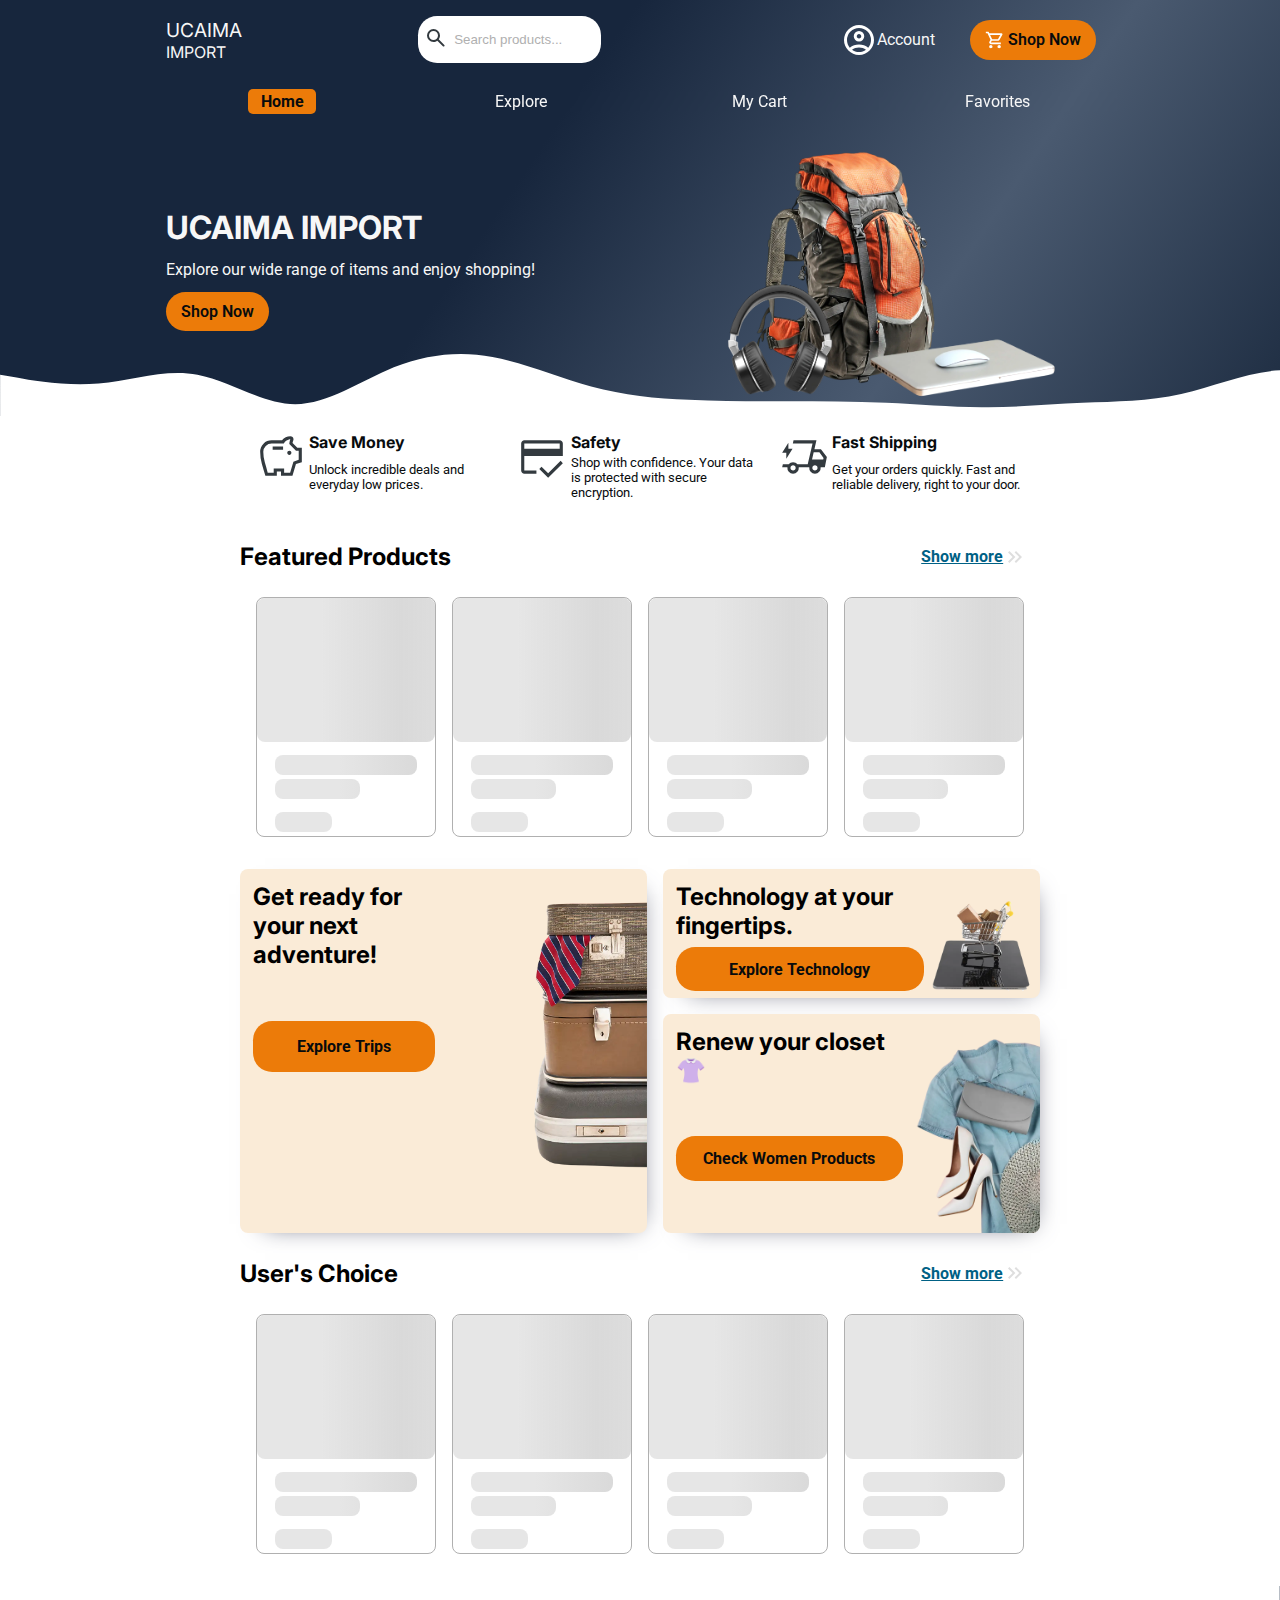
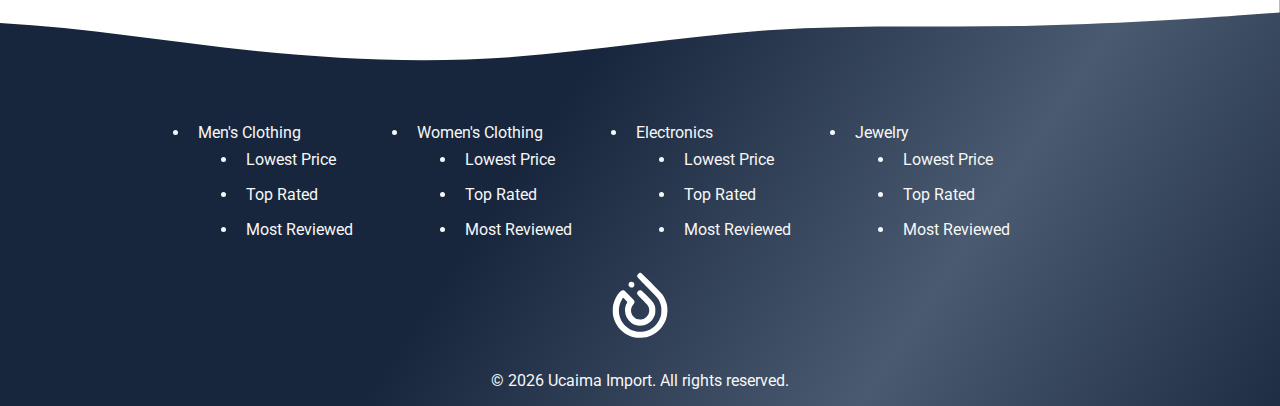
<file: project/index.html>
<!DOCTYPE html>
<html lang="en-US">

<head>
    <meta charset="UTF-8">
    <meta name="viewport" content="width=device-width, initial-scale=1.0">
    <title>Home Page | Ucaima Import</title>
    <meta name="description"
        content="Welcome to Ucaima Import, your go-to online store for the most popular product's Ecuador. Explore our wide range of items and enjoy shopping.">
    <meta name="author" content="Jose D. Colmenarez Gil">
    <!-- social media meta -->
    <meta property="og:title" content="Home Page | Ucaima Import">
    <meta property="og:description"
        content="Welcome to Ucaima Import, your go-to online store for the most popular product's Ecuador. Explore our wide range of items and enjoy shopping.">
    <meta property="og:image" content="https://jcolmenarezgil.github.io/wdd231/project/images/og-home.png">
    <meta property="og:url" content="https://jcolmenarezgil.github.io/wdd231/project/index.html">
    <meta property="og:type" content="website">
    <!-- favicon -->
    <link rel="icon" href="images/favicon.ico" type="image/x-icon">
    <!-- styles -->
    <link rel="stylesheet" href="styles/small.css">
    <link rel="stylesheet" href="styles/large.css">
    <!-- fonts -->
    <link rel="preconnect" href="https://fonts.googleapis.com">
    <link rel="preconnect" href="https://fonts.gstatic.com" crossorigin>
    <link
        href="https://fonts.googleapis.com/css2?family=Inter:opsz@14..32&family=Roboto:ital,wght@0,100..900;1,100..900&display=swap"
        rel="stylesheet">
</head>

<body>
    <header>
        <div class="header-container">
            <a class="logo" href="index.html">UCAIMA <span>IMPORT</span></a>
            <div class="header-options">
                <form class="home-search" action="catalog.html" method="get" role="search">
                    <input type="search" name="search" id="search" placeholder="Search products...">
                    <button type="submit" aria-label="Search"><img src="images/search.svg" alt="search button"></button>
                </form>
                <div class="header-buttons">
                    <a class="second-option" href="dashboard.html"><img class="white" src="images/account.svg"
                            alt="account"> Account</a>
                    <a class="call-to-action" href="cart.html"><img src="images/cart-white.svg" alt="cart-white">Shop
                        Now</a>
                </div>
            </div>
        </div>
        <nav>
            <ul>
                <li><a href="index.html">Home</a></li>
                <li><a href="catalog.html">Explore</a></li>
                <li><a href="cart.html">My Cart</a></li>
                <li><a href="dashboard.html">Favorites</a></li>
            </ul>
        </nav>
        <div class="header-banner">
            <div class="header-banner-text">
                <h1>UCAIMA IMPORT</h1>
                <p>Explore our wide range of items and enjoy shopping!</p>
                <a class="call-to-action" href="cart.html">Shop Now</a>
            </div>

            <img src="images/header-barner.webp" alt="header-banner">

        </div>
        <div class="wave-container">
            <svg id="wave" style="transform:rotate(0deg); transition: 0.3s" viewBox="0 0 1440 100" version="1.1"
                xmlns="http://www.w3.org/2000/svg">
                <defs>
                    <linearGradient id="sw-gradient-0" x1="0" x2="0" y1="1" y2="0">
                        <stop stop-color="rgba(255, 255, 255, 1)" offset="0%"></stop>
                        <stop stop-color="rgba(255, 255, 255, 1)" offset="100%"></stop>
                    </linearGradient>
                </defs>
                <path style="transform:translate(0, 0px); opacity:1" fill="url(#sw-gradient-0)"
                    d="M0,30L18.5,33.3C36.9,37,74,43,111,40C147.7,37,185,23,222,30C258.5,37,295,63,332,63.3C369.2,63,406,37,443,21.7C480,7,517,3,554,10C590.8,17,628,33,665,43.3C701.5,53,738,57,775,58.3C812.3,60,849,60,886,60C923.1,60,960,60,997,61.7C1033.8,63,1071,67,1108,66.7C1144.6,67,1182,63,1218,61.7C1255.4,60,1292,60,1329,51.7C1366.2,43,1403,27,1440,25C1476.9,23,1514,37,1551,35C1587.7,33,1625,17,1662,11.7C1698.5,7,1735,13,1772,16.7C1809.2,20,1846,20,1883,16.7C1920,13,1957,7,1994,5C2030.8,3,2068,7,2105,10C2141.5,13,2178,17,2215,21.7C2252.3,27,2289,33,2326,30C2363.1,27,2400,13,2437,16.7C2473.8,20,2511,40,2548,53.3C2584.6,67,2622,73,2640,76.7L2658.5,80L2658.5,100L2640,100C2621.5,100,2585,100,2548,100C2510.8,100,2474,100,2437,100C2400,100,2363,100,2326,100C2289.2,100,2252,100,2215,100C2178.5,100,2142,100,2105,100C2067.7,100,2031,100,1994,100C1956.9,100,1920,100,1883,100C1846.2,100,1809,100,1772,100C1735.4,100,1698,100,1662,100C1624.6,100,1588,100,1551,100C1513.8,100,1477,100,1440,100C1403.1,100,1366,100,1329,100C1292.3,100,1255,100,1218,100C1181.5,100,1145,100,1108,100C1070.8,100,1034,100,997,100C960,100,923,100,886,100C849.2,100,812,100,775,100C738.5,100,702,100,665,100C627.7,100,591,100,554,100C516.9,100,480,100,443,100C406.2,100,369,100,332,100C295.4,100,258,100,222,100C184.6,100,148,100,111,100C73.8,100,37,100,18,100L0,100Z">
                </path>
            </svg>
        </div>
    </header>
    <main>
        <article>
            <div class="advantages">
                <div class="ticket">
                    <img src="images/saving.svg" alt="saving">
                    <h3>Save Money</h3>
                    <p>Unlock incredible deals and everyday low prices.</p>
                </div>

                <div class="ticket">
                    <img src="images/safety.svg" alt="saving">
                    <h3>Safety</h3>
                    <p>Shop with confidence. Your data is protected with secure encryption.</p>
                </div>

                <div class="ticket">
                    <img src="images/delivery.svg" alt="saving">
                    <h3>Fast Shipping</h3>
                    <p>Get your orders quickly. Fast and reliable delivery, right to your door.</p>
                </div>
            </div>
        </article>
        <section class="products">
            <div class="flex flex-row justify-between align-center">
                <h2>Featured Products</h2>
                <a href="catalog.html" class="highlighted flex flex-row align-center">Show more <img class="chevron"
                        src="images/chevron-right.svg" alt="chevron-right"></a>
            </div>
            <div id="cards" class="cards-container">
                <div class="skeleton">
                    <div class="skeleton-image sq-loader"></div>
                    <div class="skeleton-text ln-loader">
                        <div class="skeleton-title ln-loader"></div>
                        <div class="skeleton-price ln-loader"></div>
                    </div>
                </div>
                <div class="skeleton">
                    <div class="skeleton-image sq-loader"></div>
                    <div class="skeleton-text ln-loader">
                        <div class="skeleton-title ln-loader"></div>
                        <div class="skeleton-price ln-loader"></div>
                    </div>
                </div>
                <div class="skeleton">
                    <div class="skeleton-image sq-loader"></div>
                    <div class="skeleton-text ln-loader">
                        <div class="skeleton-title ln-loader"></div>
                        <div class="skeleton-price ln-loader"></div>
                    </div>
                </div>
                <div class="skeleton">
                    <div class="skeleton-image sq-loader"></div>
                    <div class="skeleton-text ln-loader">
                        <div class="skeleton-title ln-loader"></div>
                        <div class="skeleton-price ln-loader"></div>
                    </div>
                </div>
            </div>
        </section>

        <section class="ads-container">
            <div class="ads-complete">
                <h2>Get ready for your next adventure!</h2>
                <a href="catalog.html?category=trips">Explore Trips</a>
                <img src="images/trips-items.webp" alt="trips-items">
            </div>

            <div class="ads-mid-technology">
                <h2>Technology at your fingertips.</h2>
                <a href="catalog.html?category=technology">Explore Technology</a>
                <img src="images/shop-cart-online.webp" alt="shop-cart-online">
            </div>

            <div class="ads-mid-women">
                <h2>Renew your closet 👚</h2>
                <a href="catalog.html?category=women">Check Women Products</a>
                <img src="images/renew-your-closet.webp" alt="renew-your-closet">
            </div>
        </section>

        <section class="products">
            <div class="flex flex-row justify-between align-center">
                <h2>User's Choice</h2>
                <a href="catalog.html" class="highlighted flex flex-row align-center">Show more <img class="chevron"
                        src="images/chevron-right.svg" alt="chevron-right"></a>
            </div>
            <div id="cards" class="cards-container">
                <div class="skeleton">
                    <div class="skeleton-image sq-loader"></div>
                    <div class="skeleton-text ln-loader">
                        <div class="skeleton-title ln-loader"></div>
                        <div class="skeleton-price ln-loader"></div>
                    </div>
                </div>
                <div class="skeleton">
                    <div class="skeleton-image sq-loader"></div>
                    <div class="skeleton-text ln-loader">
                        <div class="skeleton-title ln-loader"></div>
                        <div class="skeleton-price ln-loader"></div>
                    </div>
                </div>
                <div class="skeleton">
                    <div class="skeleton-image sq-loader"></div>
                    <div class="skeleton-text ln-loader">
                        <div class="skeleton-title ln-loader"></div>
                        <div class="skeleton-price ln-loader"></div>
                    </div>
                </div>
                <div class="skeleton">
                    <div class="skeleton-image sq-loader"></div>
                    <div class="skeleton-text ln-loader">
                        <div class="skeleton-title ln-loader"></div>
                        <div class="skeleton-price ln-loader"></div>
                    </div>
                </div>
            </div>
        </section>

    </main>
    <footer>
        <div class="wave-container-bottom">
            <svg id="wave" style="transform:rotate(180deg); transition: 0.3s" viewBox="0 0 1440 100" version="1.1" xmlns="http://www.w3.org/2000/svg"><defs><linearGradient id="sw-gradient-0" x1="0" x2="0" y1="1" y2="0"><stop stop-color="rgba(255, 255, 255, 1)" offset="0%"></stop><stop stop-color="rgba(255, 255, 255, 1)" offset="100%"></stop></linearGradient></defs><path style="transform:translate(0, 0px); opacity:1" fill="url(#sw-gradient-0)" d="M0,60L48,56.7C96,53,192,47,288,45C384,43,480,47,576,40C672,33,768,17,864,10C960,3,1056,7,1152,16.7C1248,27,1344,43,1440,48.3C1536,53,1632,47,1728,36.7C1824,27,1920,13,2016,6.7C2112,0,2208,0,2304,13.3C2400,27,2496,53,2592,55C2688,57,2784,33,2880,26.7C2976,20,3072,30,3168,43.3C3264,57,3360,73,3456,71.7C3552,70,3648,50,3744,35C3840,20,3936,10,4032,16.7C4128,23,4224,47,4320,61.7C4416,77,4512,83,4608,73.3C4704,63,4800,37,4896,23.3C4992,10,5088,10,5184,21.7C5280,33,5376,57,5472,58.3C5568,60,5664,40,5760,28.3C5856,17,5952,13,6048,18.3C6144,23,6240,37,6336,48.3C6432,60,6528,70,6624,61.7C6720,53,6816,27,6864,13.3L6912,0L6912,100L6864,100C6816,100,6720,100,6624,100C6528,100,6432,100,6336,100C6240,100,6144,100,6048,100C5952,100,5856,100,5760,100C5664,100,5568,100,5472,100C5376,100,5280,100,5184,100C5088,100,4992,100,4896,100C4800,100,4704,100,4608,100C4512,100,4416,100,4320,100C4224,100,4128,100,4032,100C3936,100,3840,100,3744,100C3648,100,3552,100,3456,100C3360,100,3264,100,3168,100C3072,100,2976,100,2880,100C2784,100,2688,100,2592,100C2496,100,2400,100,2304,100C2208,100,2112,100,2016,100C1920,100,1824,100,1728,100C1632,100,1536,100,1440,100C1344,100,1248,100,1152,100C1056,100,960,100,864,100C768,100,672,100,576,100C480,100,384,100,288,100C192,100,96,100,48,100L0,100Z"></path></svg>
        </div>
        <div class="footer-container">
            <ul>
                <li>
                    <a href="catalog.html?category=men's%20clothing">Men's Clothing</a>
                    <ul>
                        <li><a href="catalog.html?category=men's%20clothing&sort=price_asc">Lowest Price</a></li>
                        <li><a href="catalog.html?category=men's%20clothing&sort=rating_desc">Top Rated</a></li>
                        <li><a href="catalog.html?category=men's%20clothing&sort=popular_desc">Most Reviewed</a></li>
                    </ul>
                </li>
            </ul>
            <ul>
                <li>
                    <a href="catalog.html?category=women's%20clothing">Women's Clothing</a>
                    <ul>
                        <li><a href="catalog.html?category=women's%20clothing&sort=price_asc">Lowest Price</a></li>
                        <li><a href="catalog.html?category=women's%20clothing&sort=rating_desc">Top Rated</a></li>
                        <li><a href="catalog.html?category=women's%20clothing&sort=popular_desc">Most Reviewed</a></li>
                    </ul>
                </li>
            </ul>

            <ul>
                <li>
                    <a href="catalog.html?category=electronics">Electronics</a>
                    <ul>
                        <li><a href="catalog.html?category=electronics&sort=price_asc">Lowest Price</a></li>
                        <li><a href="catalog.html?category=electronics&sort=rating_desc">Top Rated</a></li>
                        <li><a href="catalog.html?category=electronics&sort=popular_desc">Most Reviewed</a></li>
                    </ul>
                </li>
            </ul>

            <ul>
                <li>
                    <a href="catalog.html?category=jewelery">Jewelry</a>
                    <ul>
                        <li><a href="catalog.html?category=jewelery&sort=price_asc">Lowest Price</a></li>
                        <li><a href="catalog.html?category=jewelery&sort=rating_desc">Top Rated</a></li>
                        <li><a href="catalog.html?category=jewelery&sort=popular_desc">Most Reviewed</a></li>
                    </ul>
                </li>
            </ul>

        </div>
        <div class="footer-bottom">
            <img class="footer-logo brightness" src="images/ucaima-isotipo.svg" alt="">
            <p>&copy; <span id="current-year"></span> Ucaima Import. All rights reserved.</p>
        </div>
    </footer>

    <script src="scripts/main.mjs" type="module"></script>
</body>

</html>
</file>
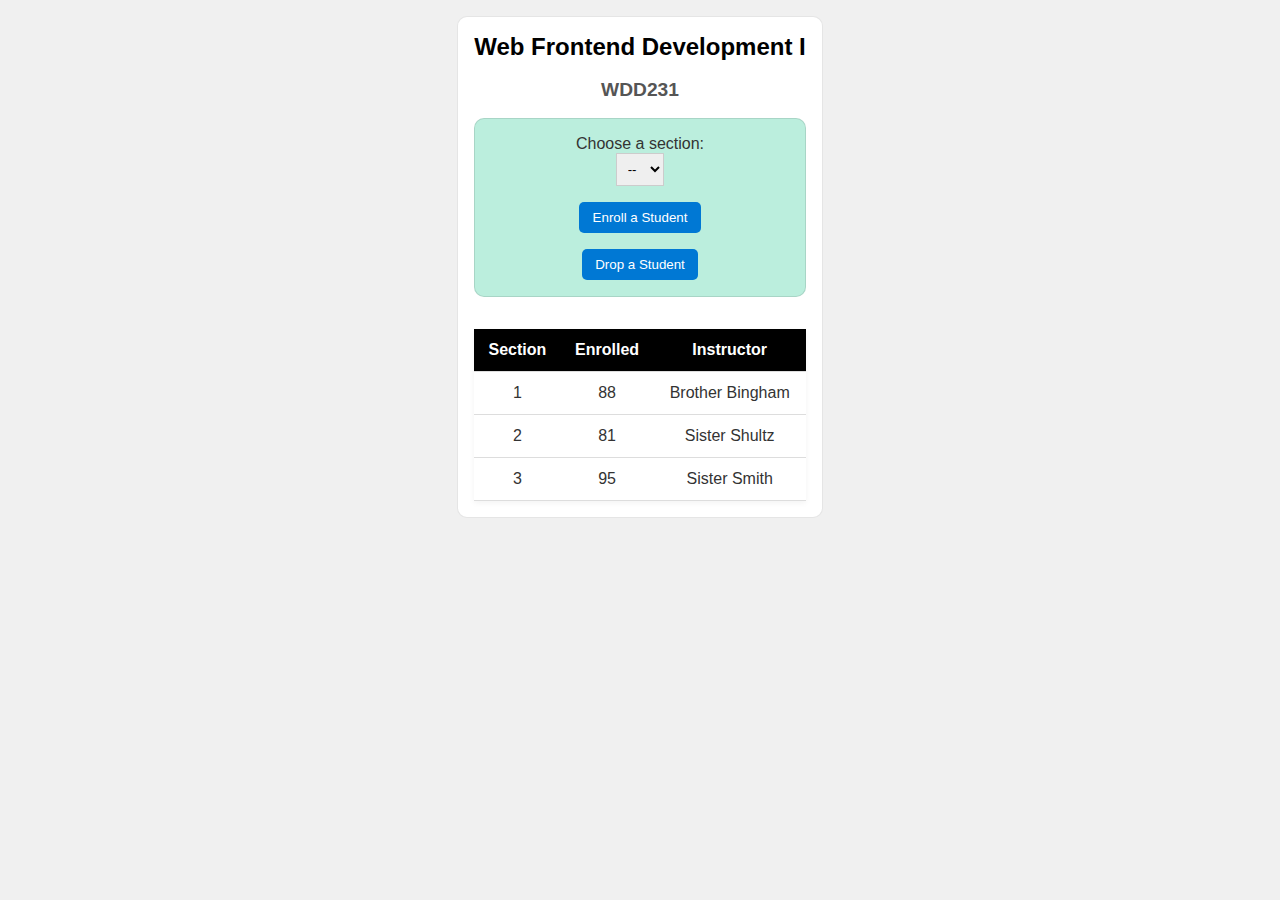
<file: modules.html>
<!DOCTYPE html>
<html lang="en-US">

<head>
    <meta charset="UTF-8">
    <meta name="viewport" content="width=device-width, initial-scale=1.0">
    <title>Modules Example: Course and Sections</title>
    <link rel="stylesheet" href="styles/modules.css">
    <script type="module" src="scripts/modules.js"></script>
</head>

<body>
    <main>
        <h1 id="courseName"></h1>
        <h2 id="courseCode"></h2>

        <div id="enrollment">
            <p>Choose a section:</p>
            <select id="sectionNumber">
                <option value="0" disabled selected>--</option>
            </select>
            <button id="enrollStudent">Enroll a Student</button>
            <button id="dropStudent">Drop a Student</button>
        </div>

        <table>
            <thead>
                <tr>
                    <th>Section</th>
                    <th>Enrolled</th>
                    <th>Instructor</th>
                </tr>
            </thead>
            <tbody id="sections"></tbody>
        </table>
    </main>
</body>

</html>
</file>
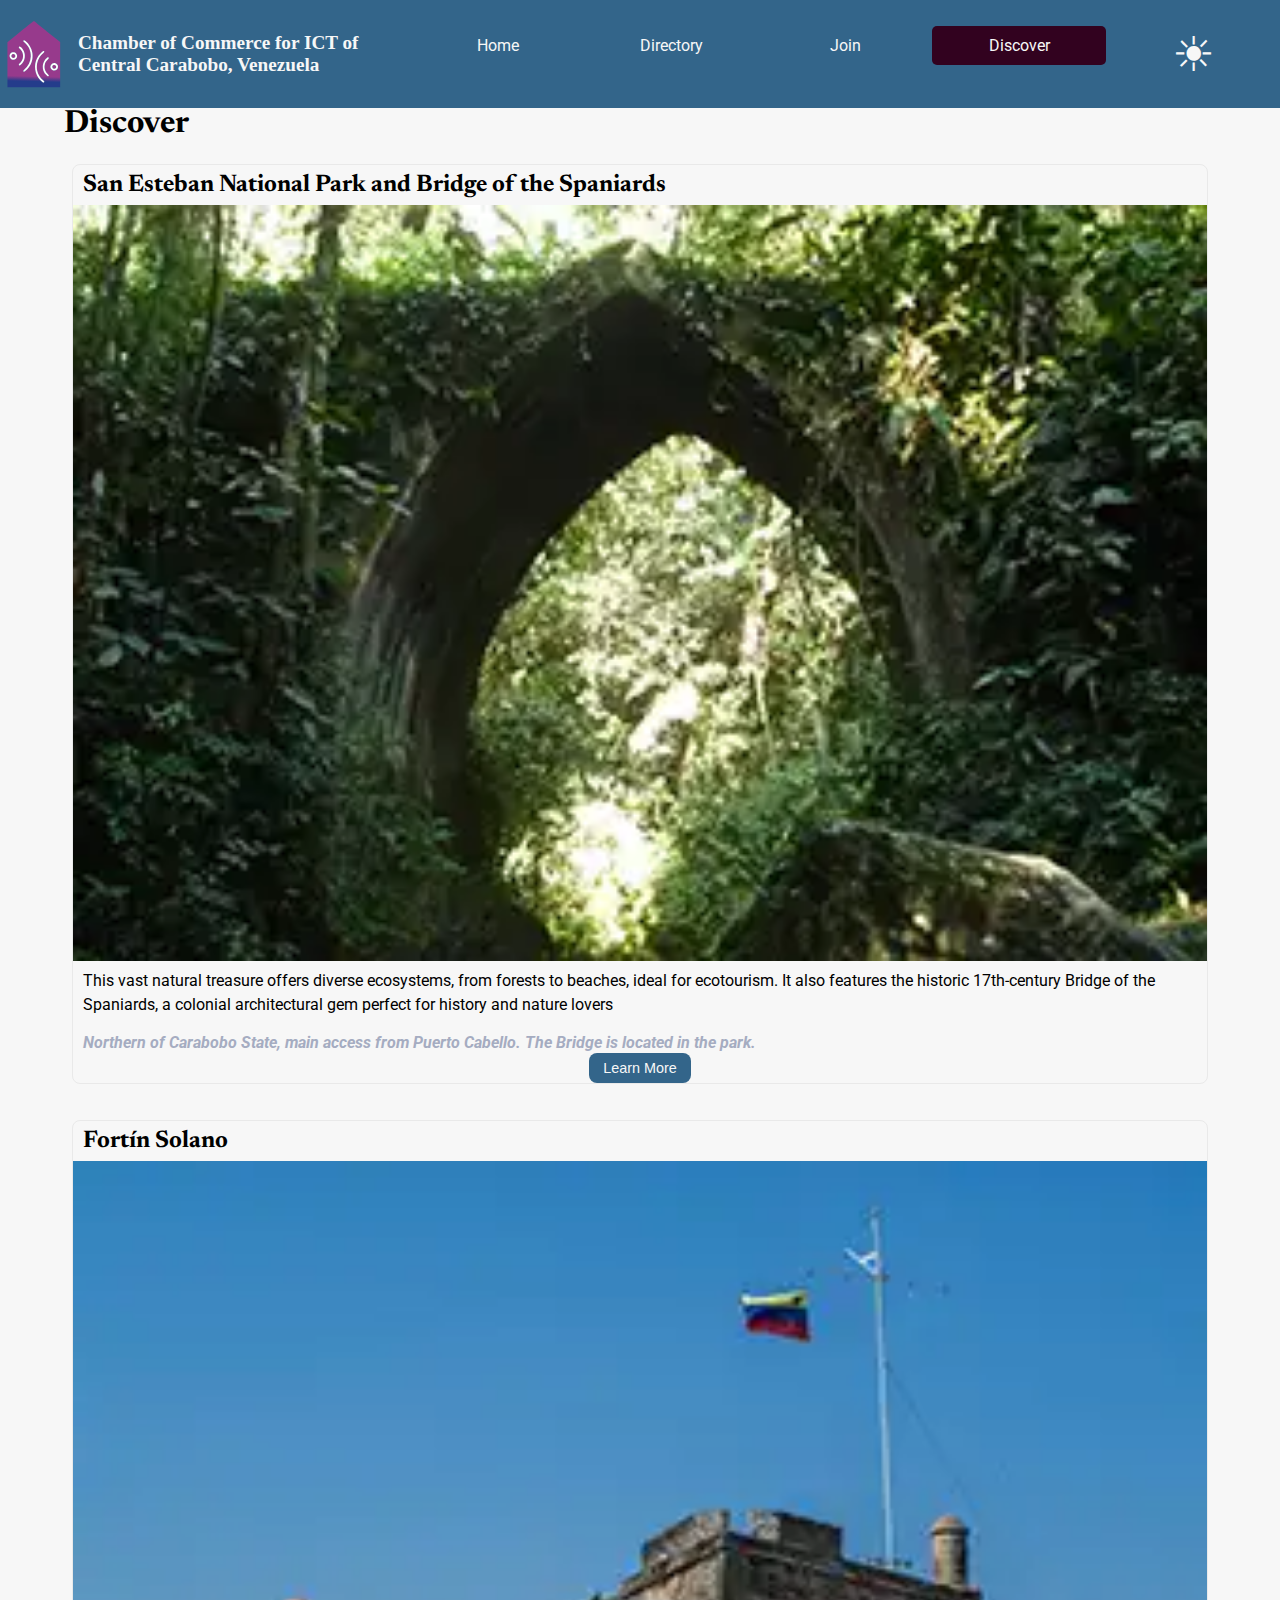
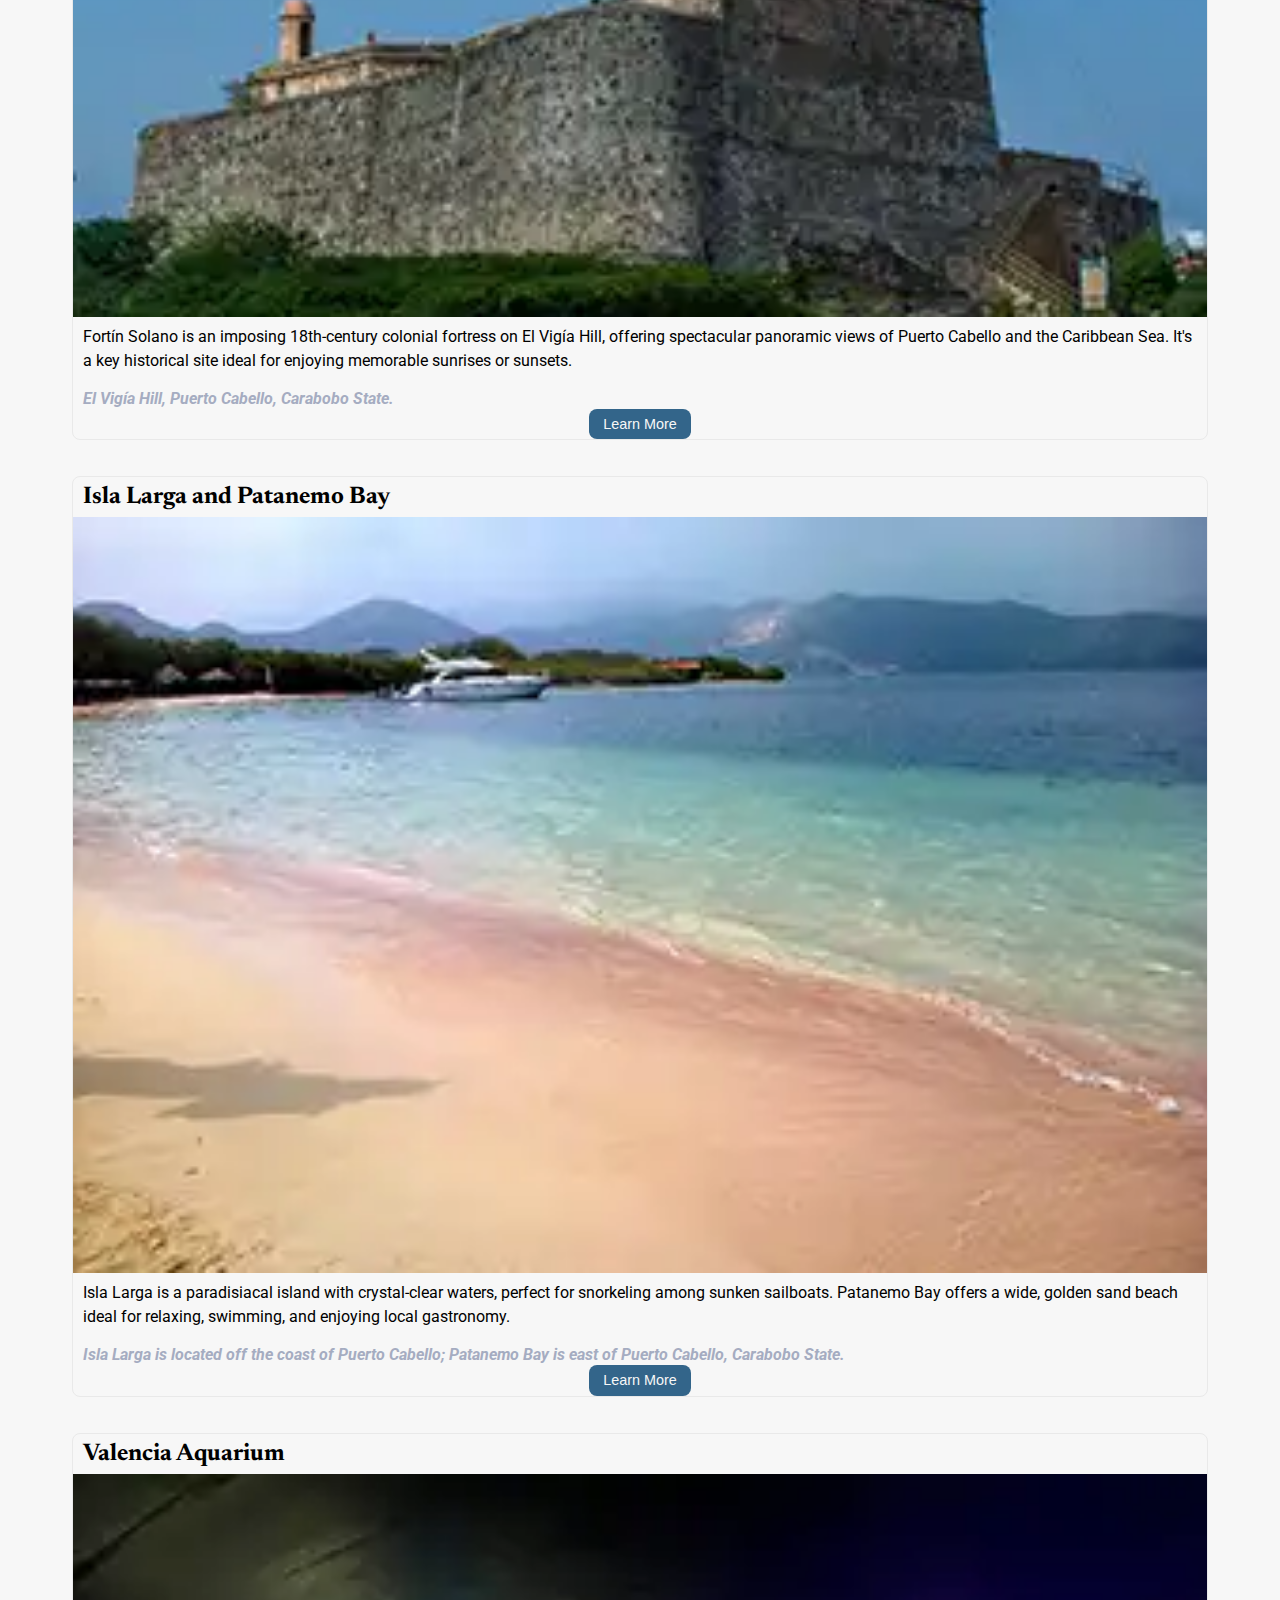
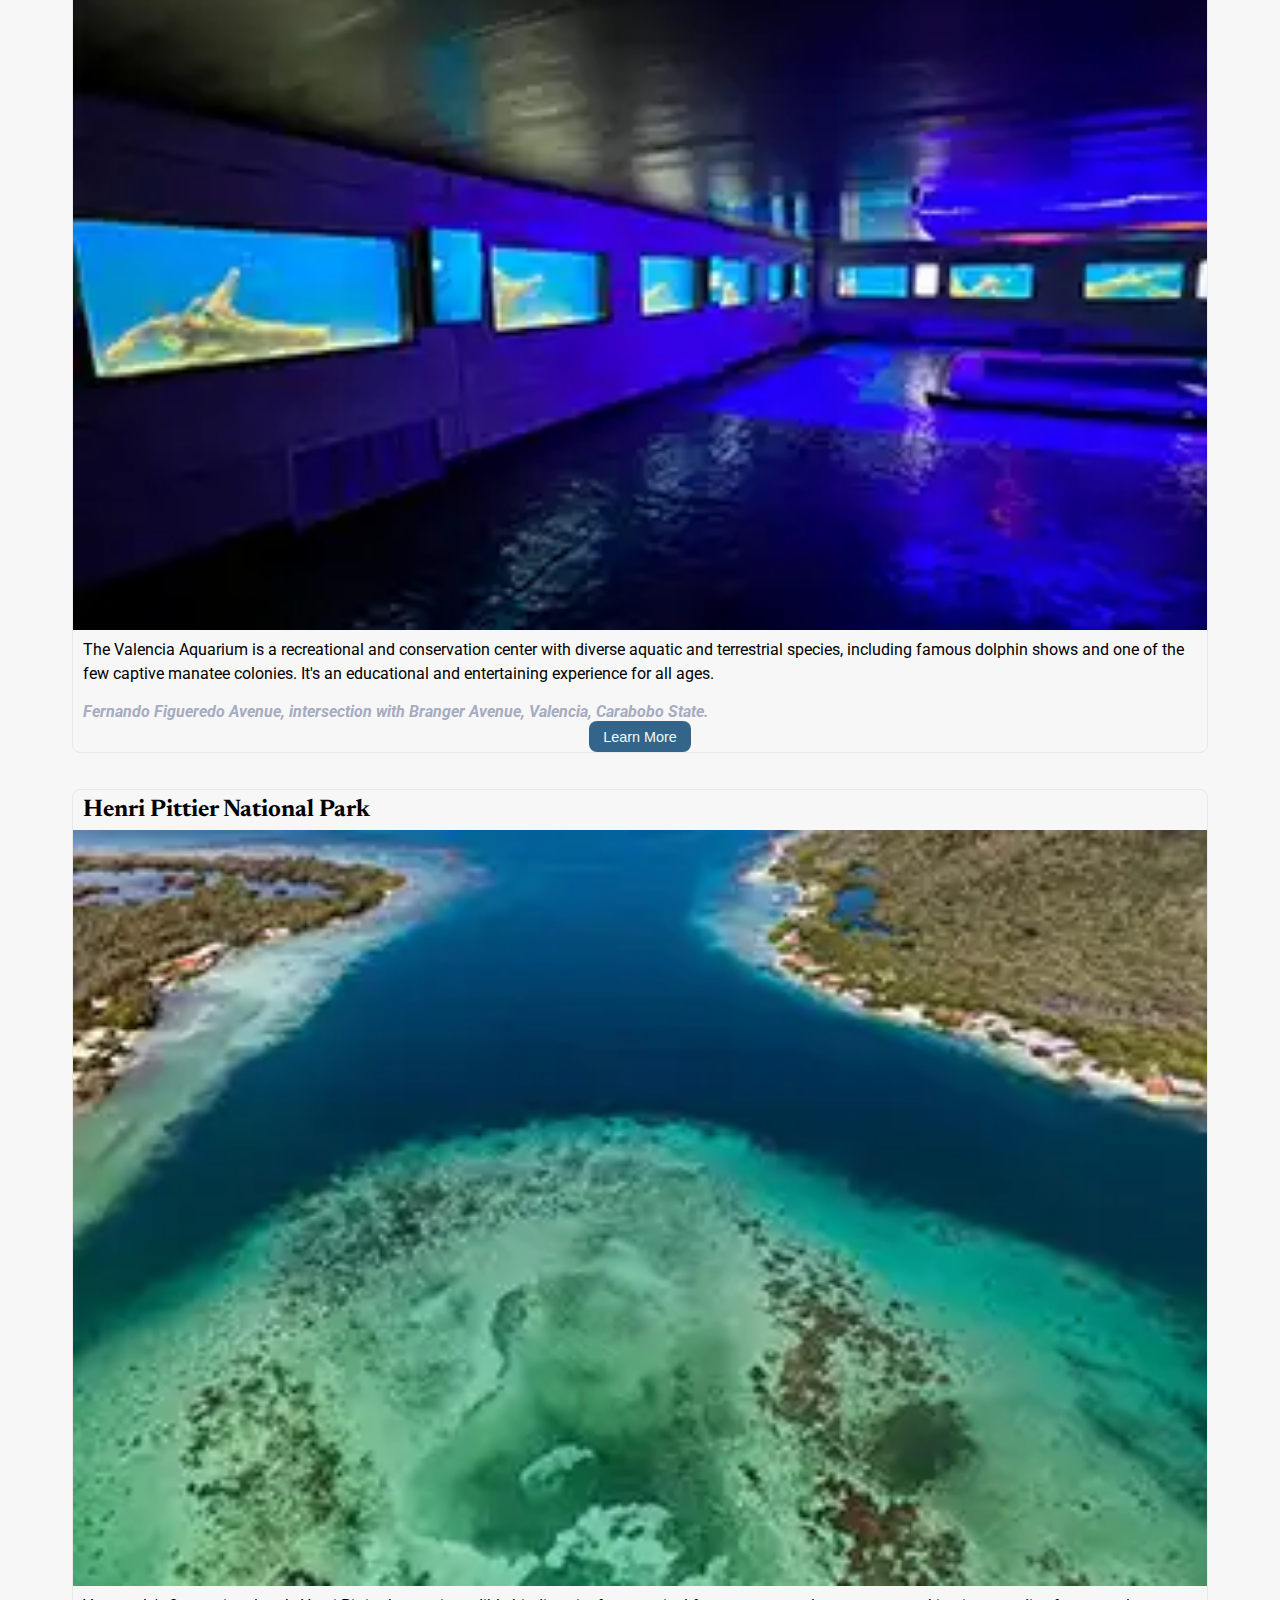
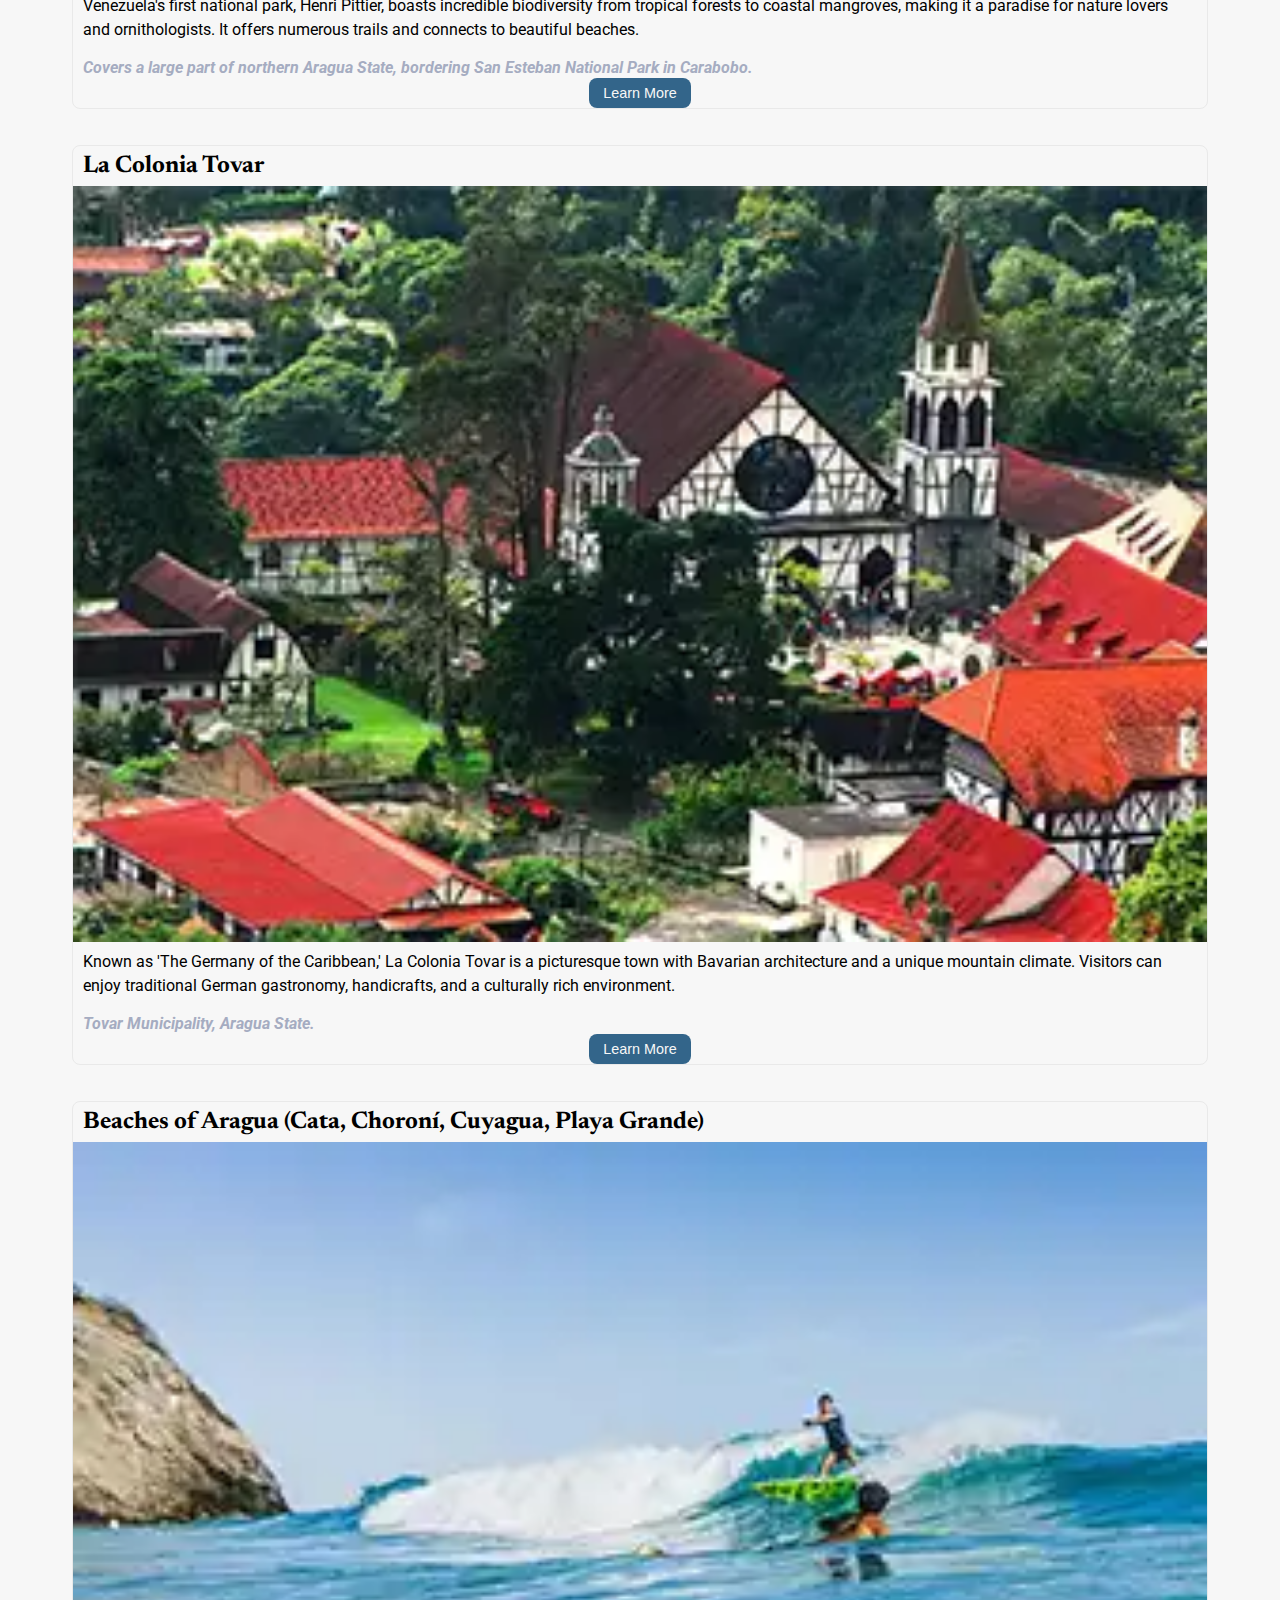
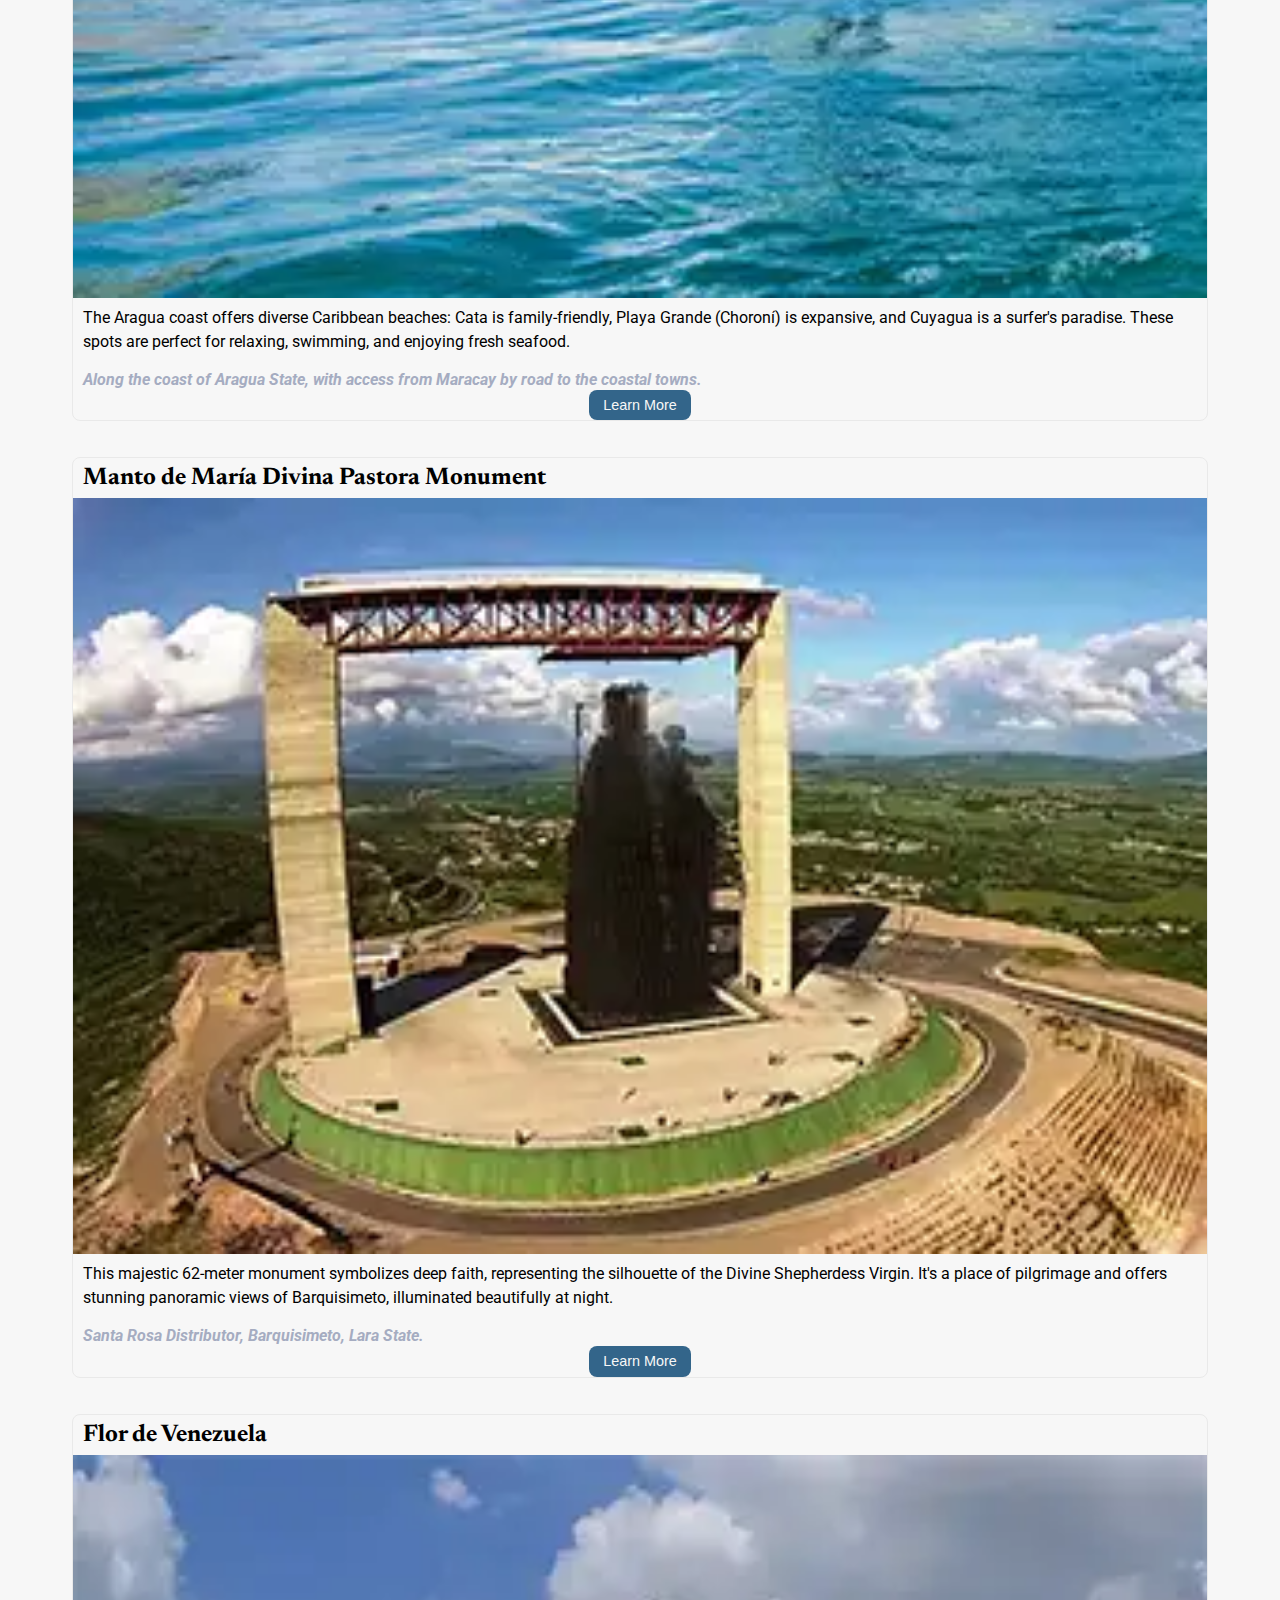
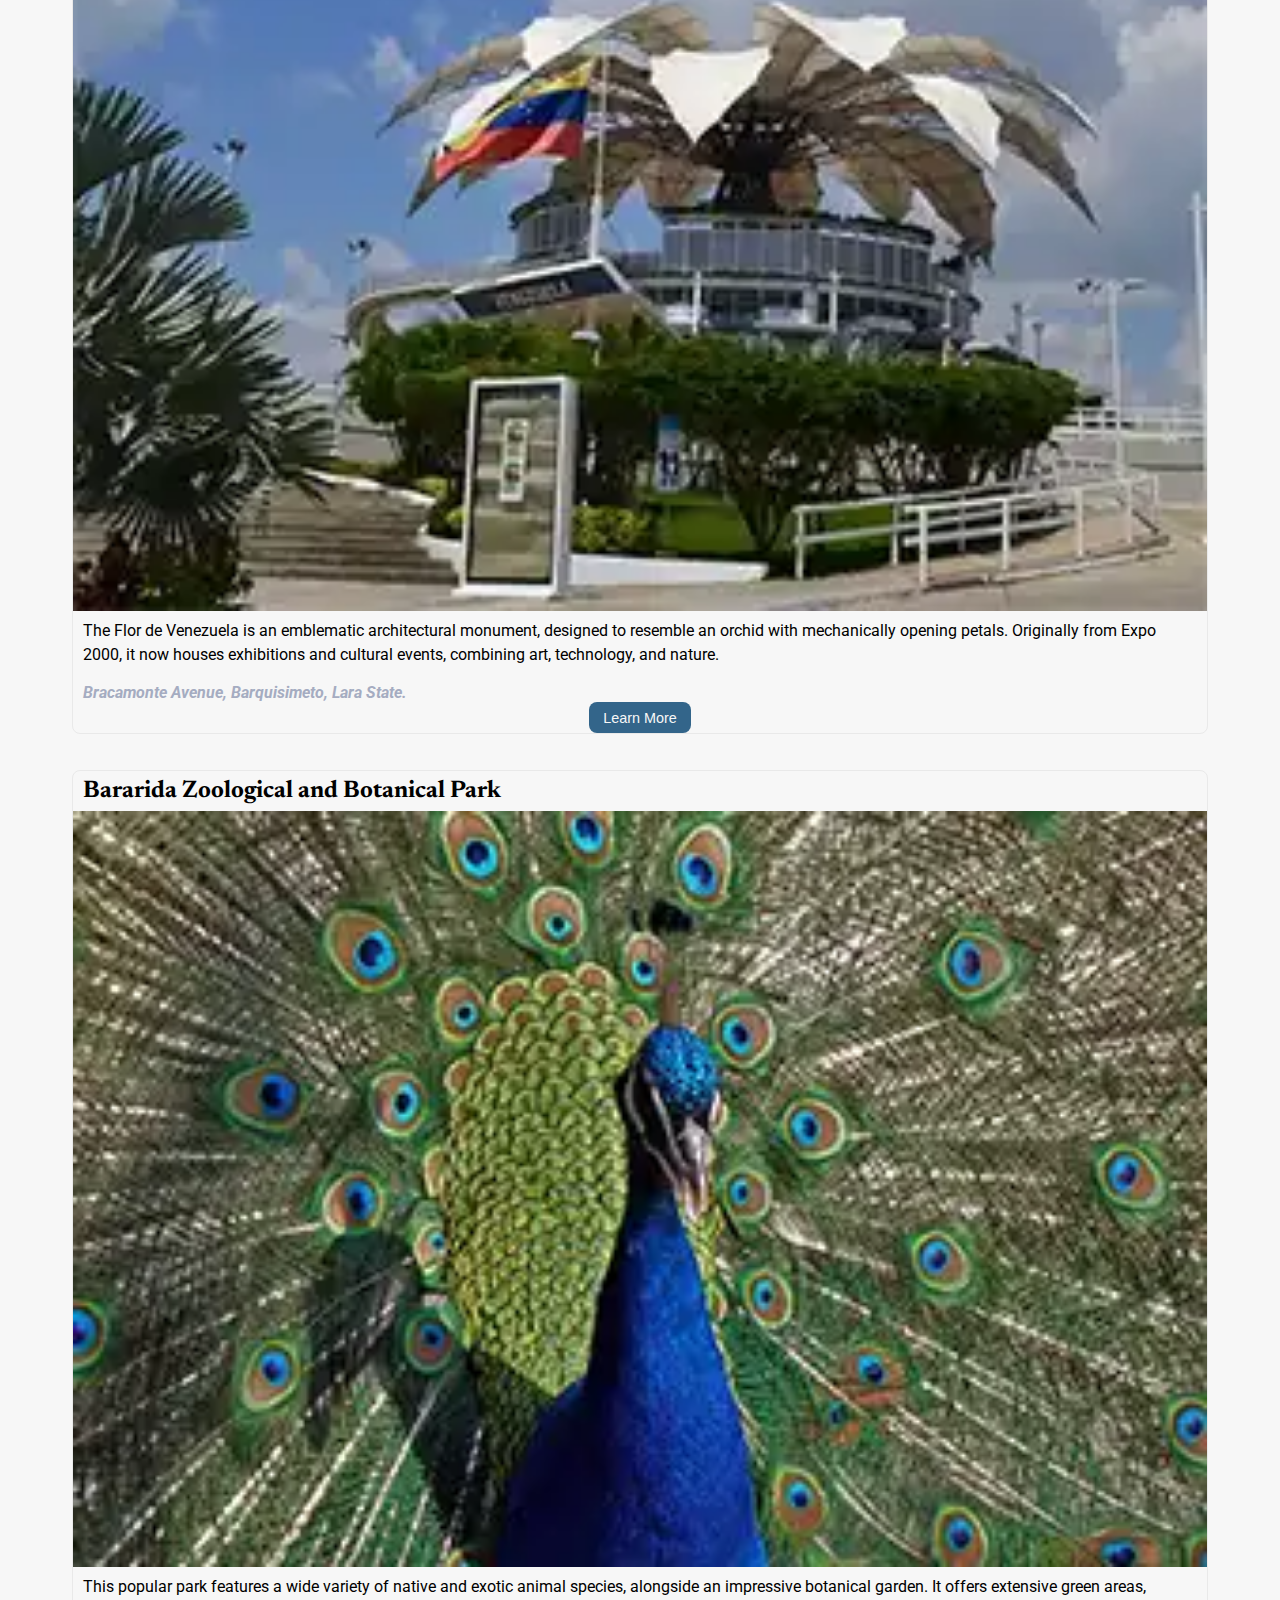
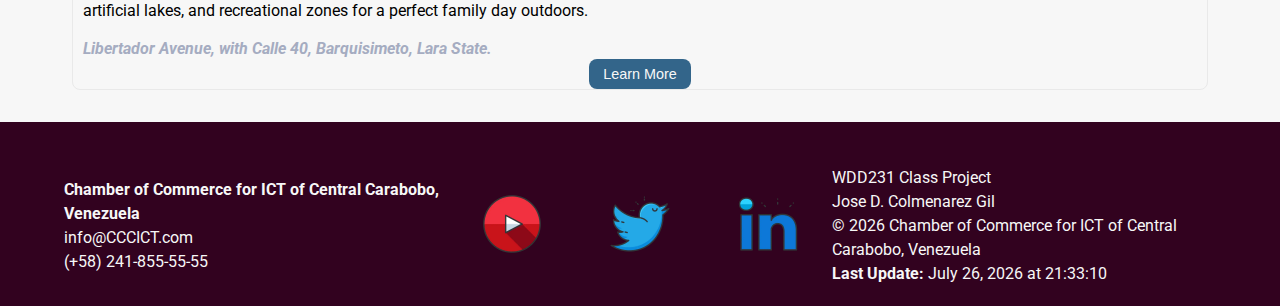
<file: chamber/discover.html>
<!DOCTYPE html>
<html lang="en-US">

<head>
    <meta charset="UTF-8">
    <meta name="viewport" content="width=device-width, initial-scale=1.0">
    <title>Discover | Chamber of Commerce for ICT of Central Carabobo, Venezuela</title>
    <meta name="description"
        content="Find out more about the companies you can share with at the ICT Chamber of Commerce of Central Carabobo, Venezuela by José D. Colmenarez Gil for DMA 231">
    <meta name="author" content="Jose D. Colmenarez Gil">
    <!-- favicon -->
    <link rel="icon" href="images/favicon.ico" type="image/x-icon">
    <!-- styles -->
    <link rel="stylesheet" href="styles/small.css">
    <link rel="stylesheet" href="styles/medium.css">
    <link rel="stylesheet" href="styles/large.css">
    <!-- social media meta -->
    <meta property="og:title" content="Discover | Chamber of Commerce for ICT of Central Carabobo, Venezuela">
    <meta property="og:description"
        content="Find out more about the companies you can share with at the ICT Chamber of Commerce of Central Carabobo, Venezuela by José D. Colmenarez Gil for DMA 231">
    <meta property="og:image" content="https://jcolmenarezgil.github.io/wdd231/chamber/images/og-discover.webp">
    <meta property="og:url" content="https://jcolmenarezgil.github.io/wdd231/chamber/discover.html">
    <meta property="og:type" content="website">
    <!-- fonts -->
    <link rel="preconnect" href="https://fonts.googleapis.com">
    <link rel="preconnect" href="https://fonts.gstatic.com" crossorigin>
    <link
        href="https://fonts.googleapis.com/css2?family=Newsreader:ital,opsz,wght@0,6..72,200..800;1,6..72,200..800&family=Roboto:ital,wdth,wght@0,75..100,100..900;1,75..100,100..900&display=swap"
        rel="stylesheet">
    <!-- scripts -->
    <!-- <script src="scripts/directory.js" defer></script> -->
    <script src="scripts/date.js" defer></script>
    <script src="scripts/theme.js" defer></script>
    <script src="scripts/navigation.js" defer></script>
    <!-- <script src="scripts/weather.js" defer></script> -->
</head>

<body>
    <header>
        <div class="logo">
            <img src="images/logo.svg" alt="Chamber of Commerce for ICT of Central Carabobo, Venezuela Logo">
            <div class="chamber-name">Chamber of Commerce for ICT of Central Carabobo, Venezuela</div>
        </div>
        <div id="mainMenu" class="main-menu"></div>
        <nav id="navAnimation">
            <ul>
                <li><a href="index.html">Home</a></li>
                <li><a href="directory.html">Directory</a></li>
                <li><a href="join.html">Join</a></li>
                <li><a href="discover.html">Discover</a></li>
                <li>
                    <div id="toggleMode" class="toggle-mode"></div>
                </li>
            </ul>
        </nav>
    </header>
    <main>
        <h1 class="m2">Discover</h1>

        <div id="placesRegion">

            <div class="skeleton-card">
                <div class="h2"></div>
                <div class="img"></div>
                <div class="description">
                    <div class="line-long"></div>
                    <div class="line-short"></div>
                    <div class="line-long"></div>
                </div>
            </div>

            <div class="skeleton-card">
                <div class="h2"></div>
                <div class="img"></div>
                <div class="description">
                    <div class="line-long"></div>
                    <div class="line-short"></div>
                    <div class="line-long"></div>
                </div>
            </div>

            <div class="skeleton-card">
                <div class="h2"></div>
                <div class="img"></div>
                <div class="description">
                    <div class="line-long"></div>
                    <div class="line-short"></div>
                    <div class="line-long"></div>
                </div>
            </div>

            <div class="skeleton-card">
                <div class="h2"></div>
                <div class="img"></div>
                <div class="description">
                    <div class="line-long"></div>
                    <div class="line-short"></div>
                    <div class="line-long"></div>
                </div>
            </div>

        </div>

        <dialog id="welcomeDialog" class="welcome-dialog">
            <button id="closeModal"> ❌ </button>
            <h2>Welcome to the Discover Page!</h2>
            <p id="welcomeMessage"></p>
        </dialog>
    </main>
    <footer>
        <div class="container">

            <div class="about">
                <p class="title"><b>Chamber of Commerce for ICT of Central Carabobo, Venezuela</b></p>
                <p>info@CCCICT.com</p>
                <p>(+58) 241-855-55-55</p>
            </div>
            <div class="socials">
                <a href="https://www.youtube.com/" target="_blank">
                    <img src="images/youtube.webp" alt="youtube chamber" title="Link to Youtube">
                </a>
                <a href="https://www.twitter.com" target="_blank">
                    <img src="images/twitter.webp" alt="twitter chamber" title="Link to Twitter">
                </a>
                <a href="https://www.linkedin.com" target="_blank">
                    <img src="images/linkedin.webp" alt="linkedin chamber" title="Link to LinkedIn">
                </a>
            </div>
            <div class="copyright">
                <p>WDD231 Class Project</p>
                <p>Jose D. Colmenarez Gil</p>
                <p>&copy; <span id="currentyear"></span> Chamber of Commerce for ICT of Central Carabobo, Venezuela</p>
                <p class="update-mark"><b>Last Update:</b> <span id="lastUpdated"></span></p>
            </div>
        </div>
    </footer>
    <script type="module" src="scripts/discover.mjs"></script>
</body>

</html>
</file>
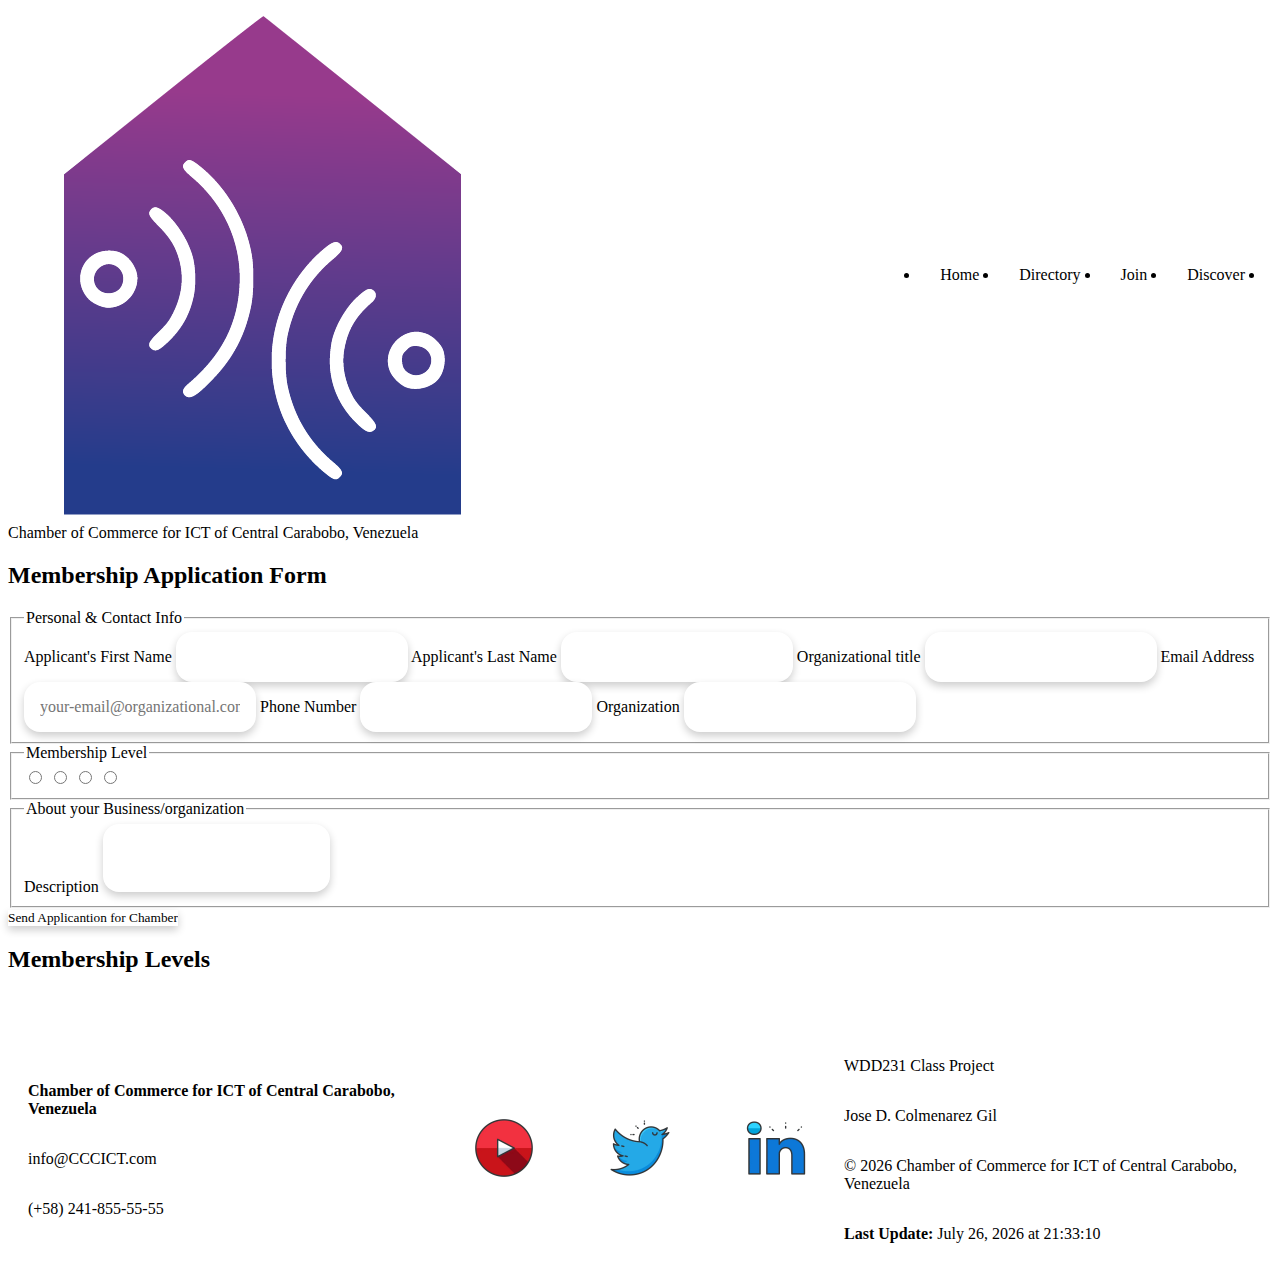
<file: chamber/join.html>
<!DOCTYPE html>
<html lang="en-US">

<head>
    <meta charset="UTF-8">
    <meta name="viewport" content="width=device-width, initial-scale=1.0">
    <title>Join | Chamber of Commerce for ICT of Central Carabobo, Venezuela</title>
    <meta name="description"
        content="Submit an application to become part of the Chamber of Commerce for ICT of Central Carabobo, Venezuela by Jose D. Colmenarez Gil for WDD 231">
    <meta name="author" content="Jose D. Colmenarez Gil">
    <!-- favicon -->
    <link rel="icon" type="image/png" href="images/favicon.ico" sizes="16x16">
    <!-- styles -->
    <link rel="stylesheet" href="styles/main.css">
    <link rel="stylesheet" href="styles/large.css">
    <!-- social media meta -->
    <meta property="og:title" content="Join Page | Chamber of Commerce for ICT of Central Carabobo, Venezuela">
    <meta property="og:description"
        content="Submit an application to become part of the Chamber of Commerce for ICT of Central Carabobo, Venezuela by Jose D. Colmenarez Gil for WDD 231">
    <meta property="og:image" content="https://jcolmenarezgil.github.io/wdd231/chamber/images/og-join.png">
    <meta property="og:url" content="https://jcolmenarezgil.github.io/wdd231/chamber/join.html">
    <meta property="og:type" content="website">
    <!-- fonts -->
    <link rel="preconnect" href="https://fonts.googleapis.com">
    <link rel="preconnect" href="https://fonts.gstatic.com" crossorigin>
    <link
        href="https://fonts.googleapis.com/css2?family=Newsreader:ital,opsz,wght@0,6..72,200..800;1,6..72,200..800&family=Roboto:ital,wdth,wght@0,75..100,100..900;1,75..100,100..900&display=swap"
        rel="stylesheet">
    <!-- scripts -->
    <!-- <script src="scripts/directory.js" defer></script> -->
    <script src="scripts/date.js" defer></script>
    <script src="scripts/theme.js" defer></script>
    <script src="scripts/navigation.js" defer></script>
    <!-- <script src="scripts/weather.js" defer></script> -->
</head>

<body>
    <header>
        <div class="logo">
            <img src="images/logo.png" alt="Chamber of Commerce for ICT of Central Carabobo, Venezuela Logo">
            <div class="chamber-name">Chamber of Commerce for ICT of Central Carabobo, Venezuela</div>
        </div>
        <div id="mainMenu" class="main-menu"></div>
        <nav id="navAnimation">
            <ul>
                <li><a href="index.html">Home</a></li>
                <li><a href="directory.html">Directory</a></li>
                <li><a href="join.html">Join</a></li>
                <li><a href="#">Discover</a></li>
                <li>
                    <div id="toggleMode" class="toggle-mode"></div>
                </li>
            </ul>
        </nav>
    </header>
    <main>
        <section>
            <h2>Membership Application Form</h2>

            <form method="get">
                <fieldset>
                    <legend>Personal & Contact Info</legend>

                    <label for="name">Applicant's First Name
                        <input type="text" name="name" id="name" title="Name of the applicant" autocomplete="given-name"
                            required>
                    </label>

                    <label for="lastname">Applicant's Last Name
                        <input type="text" name="lastname" id="lastname" title="Lastname of the applicant"
                            autocomplete="family-name" required>
                    </label>

                    <label for="organizational-title">Organizational title
                        <input type="text" name="organizational-title" id="organizational-title"
                            title="Organizational title of the applicant" autocomplete="organization-title">
                    </label>

                    <label for="email">Email Address
                        <input type="email" name="email" id="email" title="Email of the applicant" autocomplete="email"
                            placeholder="your-email@organizational.com" required>
                    </label>

                    <label for="phone">Phone Number
                        <input type="tel" name="phone" id="phone" title="Contact phone number"
                            autocomplete="tel-national" required>
                    </label>

                    <label for="organization">Organization
                        <input type="text" name="organization" id="organization" title="Business/organization's name"
                            autocomplete="organization" required>
                    </label>
                </fieldset>

                <fieldset>
                    <legend>Membership Level</legend>

                    <label for="np-membership">
                        <input type="radio" name="membership" id="np-membership" value="np-membership">
                    </label>

                    <label for="bronze">
                        <input type="radio" name="membership" id="bronze" value="bronze">
                    </label>

                    <label for="silver">
                        <input type="radio" name="membership" id="silver" value="silver">
                    </label>

                    <label for="gold">
                        <input type="radio" name="membership" id="gold" value="gold">
                    </label>
                </fieldset>

                <fieldset>
                    <legend>About your Business/organization</legend>
                    <label for="description">Description
                        <textarea name="description" id="description" title="Organization's description"></textarea>
                    </label>
                </fieldset>

                <input type="hidden" name="timestamp" id="timestamp">

                <input type="submit" value="Send Applicantion for Chamber">

            </form>

        </section>
        <section>
            <h2>Membership Levels</h2>
            <div id="membershipLevels"></div>
        </section>
    </main>
    <footer>
        <div class="container">

            <div class="about">
                <p class="title"><b>Chamber of Commerce for ICT of Central Carabobo, Venezuela</b></p>
                <p>info@CCCICT.com</p>
                <p>(+58) 241-855-55-55</p>
            </div>
            <div class="socials">
                <a href="https://www.youtube.com/" target="_blank">
                    <img src="images/youtube.webp" alt="youtube chamber" title="Link to Youtube">
                </a>
                <a href="https://www.twitter.com" target="_blank">
                    <img src="images/twitter.webp" alt="twitter chamber" title="Link to Twitter">
                </a>
                <a href="https://www.linkedin.com" target="_blank">
                    <img src="images/linkedin.webp" alt="linkedin chamber" title="Link to LinkedIn">
                </a>
            </div>
            <div class="copyright">
                <p>WDD231 Class Project</p>
                <p>Jose D. Colmenarez Gil</p>
                <p>&copy; <span id="currentyear"></span> Chamber of Commerce for ICT of Central Carabobo, Venezuela</p>
                <p class="update-mark"><b>Last Update:</b> <span id="lastUpdated"></span></p>
            </div>
        </div>
    </footer>
</body>

</html>
</file>
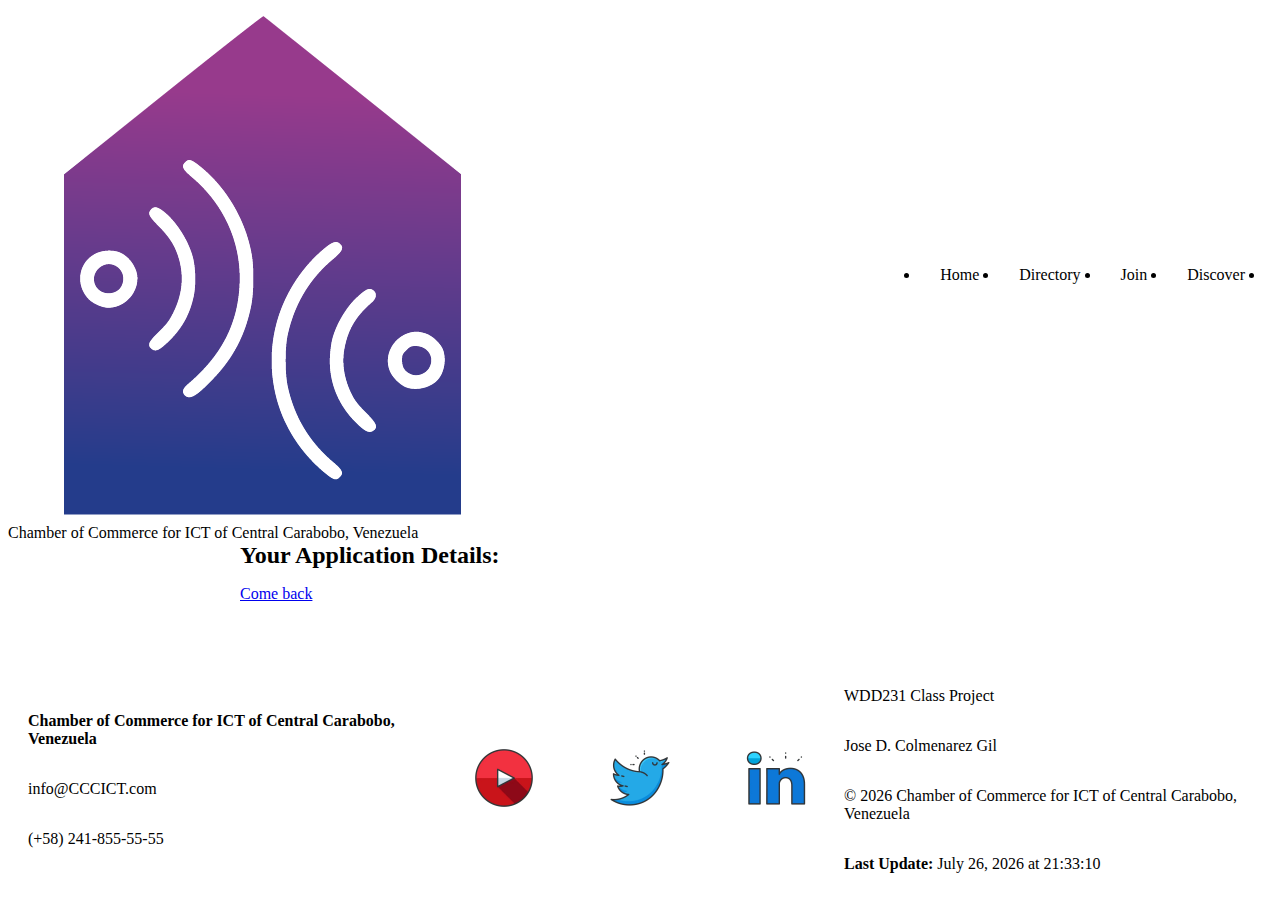
<file: chamber/thankyou.html>
<!DOCTYPE html>
<html lang="en-US">

<head>
    <meta charset="UTF-8">
    <meta name="viewport" content="width=device-width, initial-scale=1.0">
    <title>Thankyou | Chamber of Commerce for ICT of Central Carabobo, Venezuela</title>
    <meta name="description"
        content="Thank you for submitting your application to join the ITC Chamber of Commerce, Venezuela by Jose D. Colmenarez Gil for WDD 231">
    <meta name="author" content="Jose D. Colmenarez Gil">
    <!-- favicon -->
    <link rel="icon" type="image/png" href="images/favicon.ico" sizes="16x16">
    <!-- styles -->
    <link rel="stylesheet" href="styles/main.css">
    <link rel="stylesheet" href="styles/large.css">
    <!-- social media meta -->
    <meta property="og:title"
        content="Thankyou for send an application | Chamber of Commerce for ICT of Central Carabobo, Venezuela">
    <meta property="og:description"
        content="Thank you for submitting your application to join the ITC Chamber of Commerce, Venezuela by Jose D. Colmenarez Gil for WDD 231">
    <meta property="og:image" content="https://jcolmenarezgil.github.io/wdd231/chamber/images/og-join.png">
    <meta property="og:url" content="https://jcolmenarezgil.github.io/wdd231/chamber/join.html">
    <meta property="og:type" content="website">
    <!-- fonts -->
    <link rel="preconnect" href="https://fonts.googleapis.com">
    <link rel="preconnect" href="https://fonts.gstatic.com" crossorigin>
    <link
        href="https://fonts.googleapis.com/css2?family=Newsreader:ital,opsz,wght@0,6..72,200..800;1,6..72,200..800&family=Roboto:ital,wdth,wght@0,75..100,100..900;1,75..100,100..900&display=swap"
        rel="stylesheet">
    <!-- scripts -->
    <!-- <script src="scripts/directory.js" defer></script> -->
    <script src="scripts/date.js" defer></script>
    <script src="scripts/theme.js" defer></script>
    <script src="scripts/navigation.js" defer></script>
    <!-- <script src="scripts/weather.js" defer></script> -->
    <script src="scripts/thankyou.js" defer></script>

</head>

<body>
    <header>
        <div class="logo">
            <img src="images/logo.png" alt="Chamber of Commerce for ICT of Central Carabobo, Venezuela Logo">
            <div class="chamber-name">Chamber of Commerce for ICT of Central Carabobo, Venezuela</div>
        </div>
        <div id="mainMenu" class="main-menu"></div>
        <nav id="navAnimation">
            <ul>
                <li><a href="index.html">Home</a></li>
                <li><a href="directory.html">Directory</a></li>
                <li><a href="join.html">Join</a></li>
                <li><a href="discover.html">Discover</a></li>
                <li>
                    <div id="toggleMode" class="toggle-mode"></div>
                </li>
            </ul>
        </nav>
    </header>
    <main class="thankyou">
        <div id="formDataDisplay"></div>

        <a class="call-to-action" href="index.html">Come back</a>
    </main>
    <footer>
        <div class="container">

            <div class="about">
                <p class="title"><b>Chamber of Commerce for ICT of Central Carabobo, Venezuela</b></p>
                <p>info@CCCICT.com</p>
                <p>(+58) 241-855-55-55</p>
            </div>
            <div class="socials">
                <a href="https://www.youtube.com/" target="_blank">
                    <img src="images/youtube.webp" alt="youtube chamber" title="Link to Youtube">
                </a>
                <a href="https://www.twitter.com" target="_blank">
                    <img src="images/twitter.webp" alt="twitter chamber" title="Link to Twitter">
                </a>
                <a href="https://www.linkedin.com" target="_blank">
                    <img src="images/linkedin.webp" alt="linkedin chamber" title="Link to LinkedIn">
                </a>
            </div>
            <div class="copyright">
                <p>WDD231 Class Project</p>
                <p>Jose D. Colmenarez Gil</p>
                <p>&copy; <span id="currentyear"></span> Chamber of Commerce for ICT of Central Carabobo, Venezuela</p>
                <p class="update-mark"><b>Last Update:</b> <span id="lastUpdated"></span></p>
            </div>
        </div>
    </footer>
    <!-- <script type="module" src="scripts/members-tiers.mjs"></script> -->
</body>

</html>
</file>
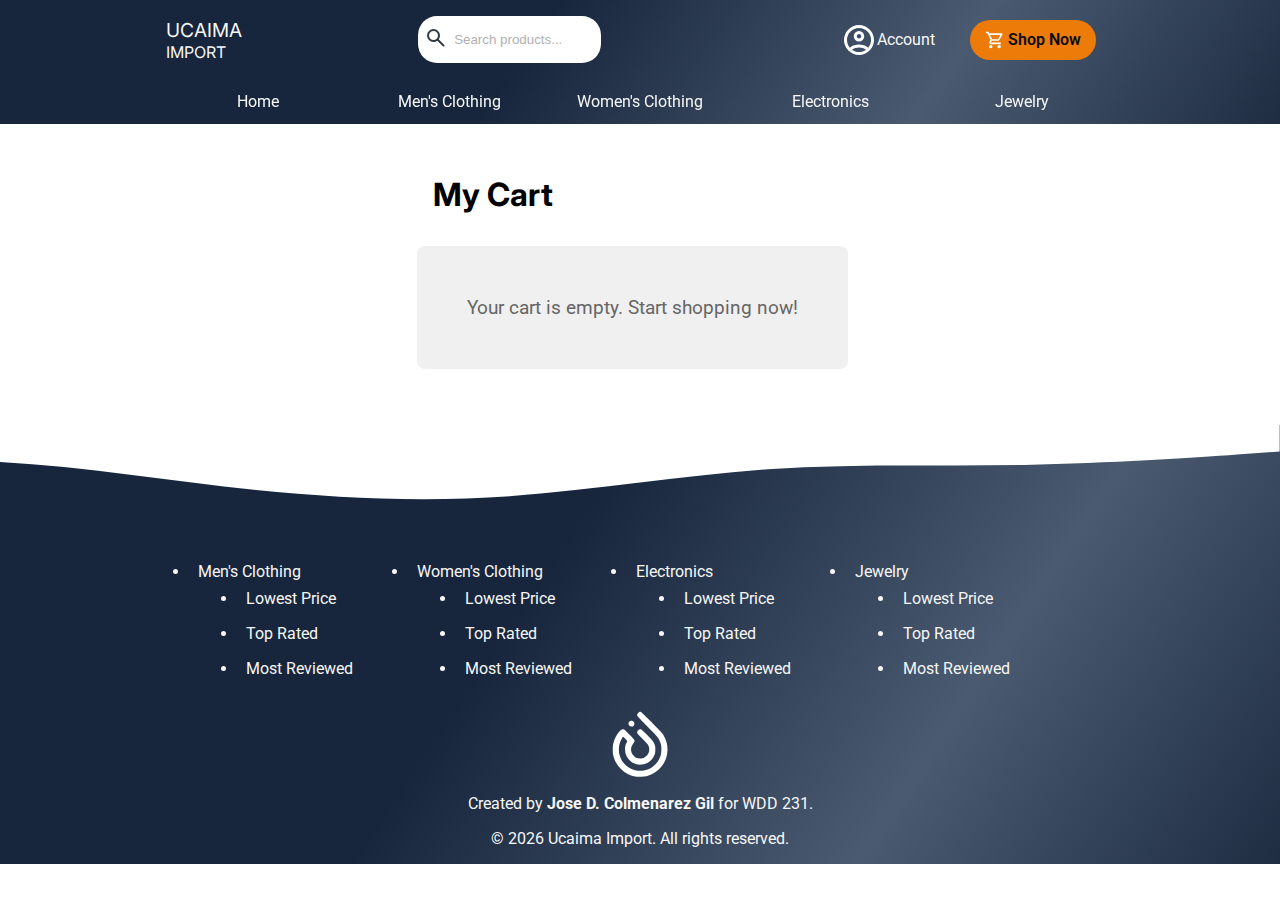
<file: project/cart.html>
<!DOCTYPE html>
<html lang="en-US">

<head>
    <meta charset="UTF-8">
    <meta name="viewport" content="width=device-width, initial-scale=1.0">
    <title>My Cart | Ucaima Import</title>
    <meta name="description"
        content="Ready to checkout? Review your items, adjust quantities, and get ready to complete your purchase at Ucaima Import. Your order is just a few clicks away!">
    <meta name="author" content="Jose D. Colmenarez Gil">
    <!-- social media meta -->
    <meta property="og:title" content="My Cart | Ucaima Import">
    <meta property="og:description"
        content="Ready to checkout? Review your items, adjust quantities, and get ready to complete your purchase at Ucaima Import. Your order is just a few clicks away!">
    <meta property="og:image" content="https://jcolmenarezgil.github.io/wdd231/project/images/og-cart.png">
    <meta property="og:url" content="https://jcolmenarezgil.github.io/wdd231/project/cart.html">
    <meta property="og:type" content="website">
    <!-- favicon -->
    <link rel="icon" href="images/favicon.ico" type="image/x-icon">
    <!-- styles -->
    <link rel="stylesheet" href="styles/small.css">
    <link rel="stylesheet" href="styles/large.css">
    <!-- fonts -->
    <link rel="preconnect" href="https://fonts.googleapis.com">
    <link rel="preconnect" href="https://fonts.gstatic.com" crossorigin>
    <link
        href="https://fonts.googleapis.com/css2?family=Inter:opsz@14..32&family=Roboto:ital,wght@0,100..900;1,100..900&display=swap"
        rel="stylesheet">
</head>

<body>
    <header>
        <div class="header-container">
            <a class="logo" href="index.html">UCAIMA <span>IMPORT</span></a>
            <div class="header-options">
                <form class="home-search" action="catalog.html" method="get" role="search">
                    <input type="search" name="search" id="search" placeholder="Search products...">
                    <button type="submit" aria-label="Search"><img src="images/search.svg" alt="search button"></button>
                </form>
                <div class="header-buttons">
                    <a class="second-option" href="dashboard.html"><img class="white" src="images/account.svg"
                            alt="account"> Account</a>
                    <a class="call-to-action" href="cart.html">
                        <img src="images/cart-white.svg" alt="cart-white">
                        Shop Now
                        <span id="cart-item-count" class="cart-item-count hidden">0</span>
                    </a>
                </div>
            </div>
        </div>
        <nav>
            <ul>
                <li><a href="index.html">Home</a></li>
                <li><a href="catalog.html?category=men's%20clothing">Men's Clothing</a></li>
                <li><a href="catalog.html?category=women's%20clothing">Women's Clothing</a></li>
                <li><a href="catalog.html?category=electronics">Electronics</a></li>
                <li><a href="catalog.html?category=jewelery">Jewelry</a></li>
            </ul>
        </nav>
    </header>
    <main class="cart-page">
        <h1 class="m2">My Cart</h1>
        <aside class="cart-admin-aside">
            <h2>Summary</h2>
            <div id="cart-summary" class="cart-summary"></div>
            <button id="clear-cart-btn" class="clear-cart-btn">Clear Cart</button>
        </aside>
        <div id="cart" class="cart-container">
            <div class="skeleton-cart-item">
                <div class="skeleton-cart-image sq-loader"></div>
                <div class="skeleton-cart-title ln-loader"></div>
                <div class="skeleton-cart-price ln-loader"></div>
                <div class="skeleton-cart-quantity ln-loader"></div>
            </div>

            <div class="skeleton-cart-item">
                <div class="skeleton-cart-image sq-loader"></div>
                <div class="skeleton-cart-title ln-loader"></div>
                <div class="skeleton-cart-price ln-loader"></div>
                <div class="skeleton-cart-quantity ln-loader"></div>
            </div>

            <div class="skeleton-cart-item">
                <div class="skeleton-cart-image sq-loader"></div>
                <div class="skeleton-cart-title ln-loader"></div>
                <div class="skeleton-cart-price ln-loader"></div>
                <div class="skeleton-cart-quantity ln-loader"></div>
            </div>

            <div class="skeleton-cart-item">
                <div class="skeleton-cart-image sq-loader"></div>
                <div class="skeleton-cart-title ln-loader"></div>
                <div class="skeleton-cart-price ln-loader"></div>
                <div class="skeleton-cart-quantity ln-loader"></div>
            </div>
    </main>
    <footer>
        <div class="wave-container-bottom">
            <svg style="transform:rotate(180deg); transition: 0.3s" viewBox="0 0 1440 100" version="1.1"
                xmlns="http://www.w3.org/2000/svg">
                <defs>
                    <linearGradient id="sw-gradient-0" x1="0" x2="0" y1="1" y2="0">
                        <stop stop-color="rgba(255, 255, 255, 1)" offset="0%"></stop>
                        <stop stop-color="rgba(255, 255, 255, 1)" offset="100%"></stop>
                    </linearGradient>
                </defs>
                <path style="transform:translate(0, 0px); opacity:1" fill="url(#sw-gradient-0)"
                    d="M0,60L48,56.7C96,53,192,47,288,45C384,43,480,47,576,40C672,33,768,17,864,10C960,3,1056,7,1152,16.7C1248,27,1344,43,1440,48.3C1536,53,1632,47,1728,36.7C1824,27,1920,13,2016,6.7C2112,0,2208,0,2304,13.3C2400,27,2496,53,2592,55C2688,57,2784,33,2880,26.7C2976,20,3072,30,3168,43.3C3264,57,3360,73,3456,71.7C3552,70,3648,50,3744,35C3840,20,3936,10,4032,16.7C4128,23,4224,47,4320,61.7C4416,77,4512,83,4608,73.3C4704,63,4800,37,4896,23.3C4992,10,5088,10,5184,21.7C5280,33,5376,57,5472,58.3C5568,60,5664,40,5760,28.3C5856,17,5952,13,6048,18.3C6144,23,6240,37,6336,48.3C6432,60,6528,70,6624,61.7C6720,53,6816,27,6864,13.3L6912,0L6912,100L6864,100C6816,100,6720,100,6624,100C6528,100,6432,100,6336,100C6240,100,6144,100,6048,100C5952,100,5856,100,5760,100C5664,100,5568,100,5472,100C5376,100,5280,100,5184,100C5088,100,4992,100,4896,100C4800,100,4704,100,4608,100C4512,100,4416,100,4320,100C4224,100,4128,100,4032,100C3936,100,3840,100,3744,100C3648,100,3552,100,3456,100C3360,100,3264,100,3168,100C3072,100,2976,100,2880,100C2784,100,2688,100,2592,100C2496,100,2400,100,2304,100C2208,100,2112,100,2016,100C1920,100,1824,100,1728,100C1632,100,1536,100,1440,100C1344,100,1248,100,1152,100C1056,100,960,100,864,100C768,100,672,100,576,100C480,100,384,100,288,100C192,100,96,100,48,100L0,100Z">
                </path>
            </svg>
        </div>
        <div class="footer-container">
            <ul>
                <li>
                    <a href="catalog.html?category=men's%20clothing">Men's Clothing</a>
                    <ul>
                        <li><a href="catalog.html?category=men's%20clothing&sort=price_asc">Lowest Price</a></li>
                        <li><a href="catalog.html?category=men's%20clothing&sort=rating_desc">Top Rated</a></li>
                        <li><a href="catalog.html?category=men's%20clothing&sort=popular_desc">Most Reviewed</a></li>
                    </ul>
                </li>
            </ul>
            <ul>
                <li>
                    <a href="catalog.html?category=women's%20clothing">Women's Clothing</a>
                    <ul>
                        <li><a href="catalog.html?category=women's%20clothing&sort=price_asc">Lowest Price</a></li>
                        <li><a href="catalog.html?category=women's%20clothing&sort=rating_desc">Top Rated</a></li>
                        <li><a href="catalog.html?category=women's%20clothing&sort=popular_desc">Most Reviewed</a></li>
                    </ul>
                </li>
            </ul>

            <ul>
                <li>
                    <a href="catalog.html?category=electronics">Electronics</a>
                    <ul>
                        <li><a href="catalog.html?category=electronics&sort=price_asc">Lowest Price</a></li>
                        <li><a href="catalog.html?category=electronics&sort=rating_desc">Top Rated</a></li>
                        <li><a href="catalog.html?category=electronics&sort=popular_desc">Most Reviewed</a></li>
                    </ul>
                </li>
            </ul>

            <ul>
                <li>
                    <a href="catalog.html?category=jewelery">Jewelry</a>
                    <ul>
                        <li><a href="catalog.html?category=jewelery&sort=price_asc">Lowest Price</a></li>
                        <li><a href="catalog.html?category=jewelery&sort=rating_desc">Top Rated</a></li>
                        <li><a href="catalog.html?category=jewelery&sort=popular_desc">Most Reviewed</a></li>
                    </ul>
                </li>
            </ul>

        </div>
        <div class="footer-bottom">
            <img class="footer-logo brightness" src="images/ucaima-isotipo.svg" alt="Ucaima-Import-Isotipo">
            <p>Created by <strong>Jose D. Colmenarez Gil</strong> for WDD 231.</p>
            <p>&copy; <span id="current-year"></span> Ucaima Import. All rights reserved.</p>
        </div>
    </footer>
    <dialog id="main-modal" class="app-modal"></dialog>
    <div id="cart-notification" class="cart-notification hidden">
        <div class="cart-notification-progress"></div>
        <img src="images/info.svg" alt="notification-info">
        <p id="toast-message">Text placeholder!</p>
    </div>
    <script src="scripts/main.mjs" type="module"></script>
</body>

</html>
</file>
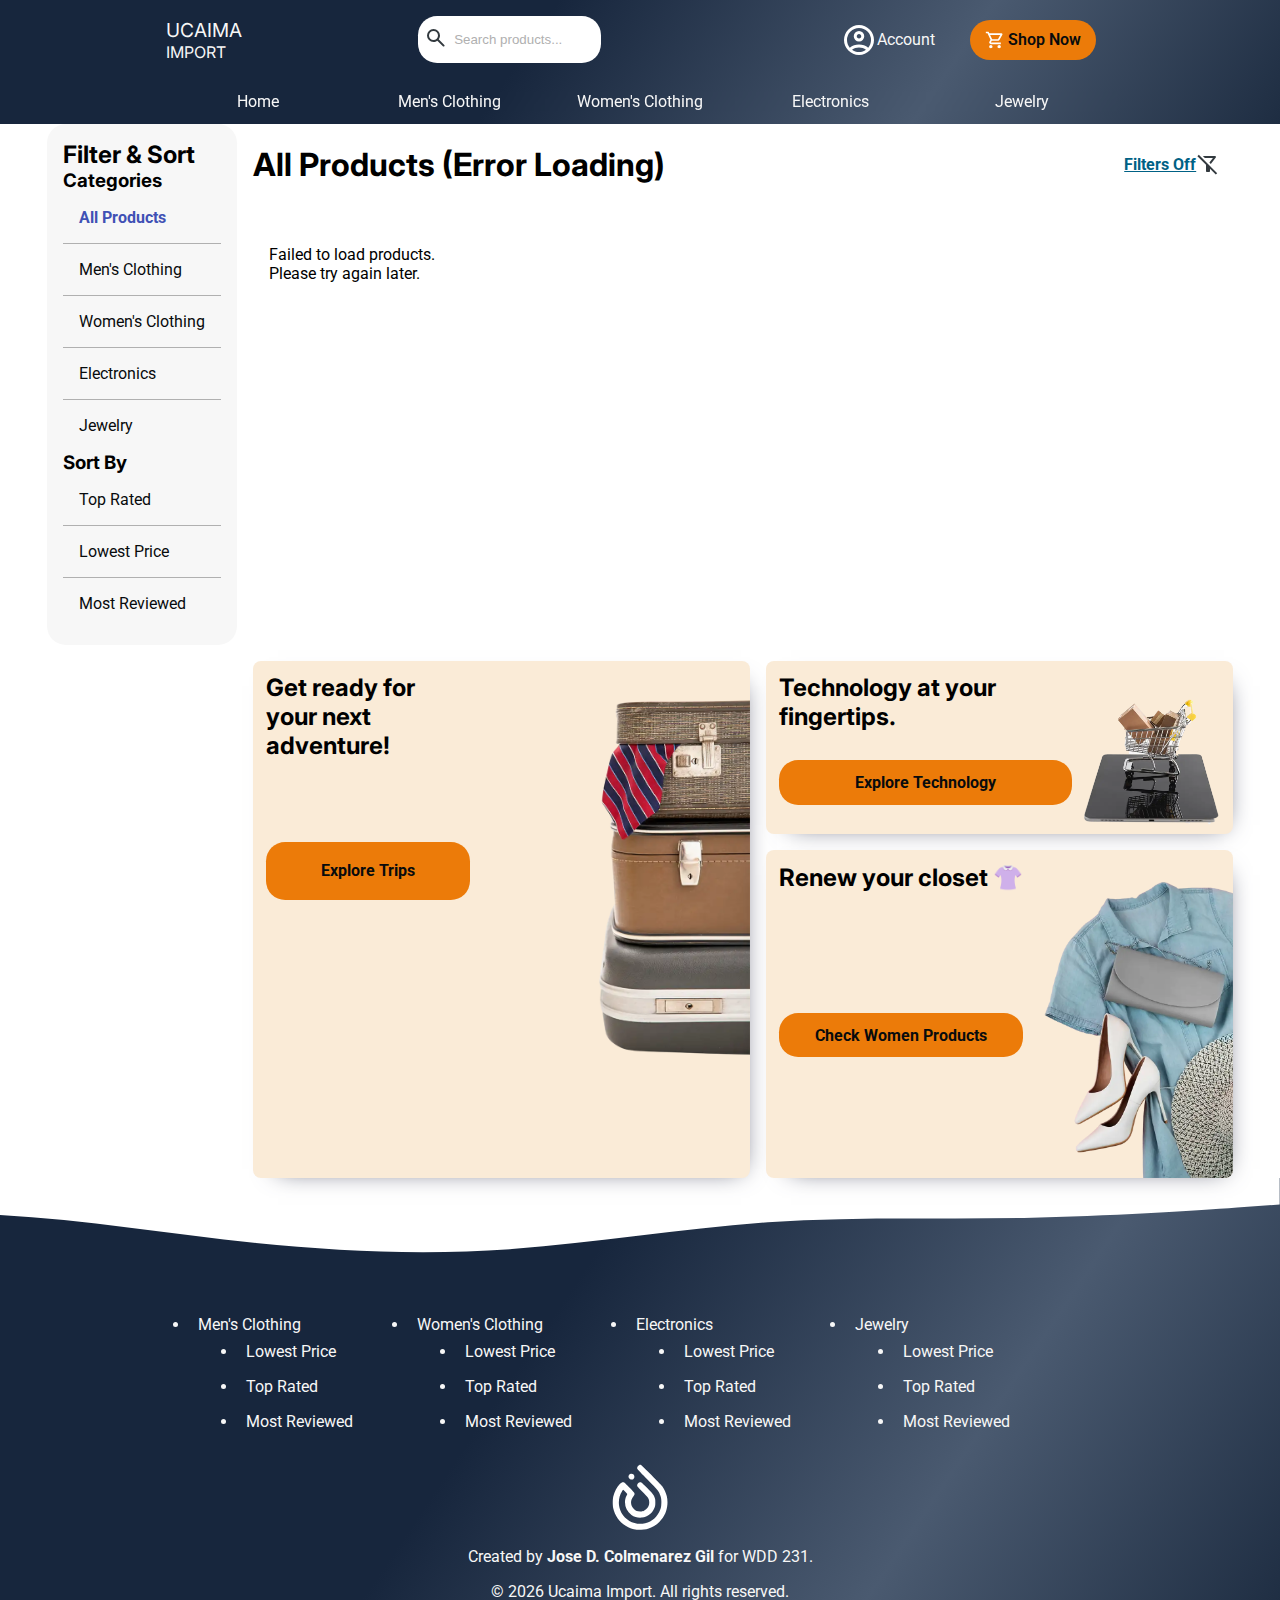
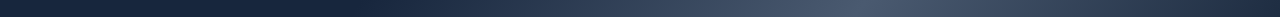
<file: project/catalog.html>
<!DOCTYPE html>
<html lang="en-US">

<head>
    <meta charset="UTF-8">
    <meta name="viewport" content="width=device-width, initial-scale=1.0">
    <title>Product Catalog | Ucaima Import</title>
    <meta name="description"
        content="Explore the full catalog of products at Ucaima Import. Find electronics, clothing, jewelry, and more. Shop now and discover great deals on quality items.">
    <meta name="author" content="Jose D. Colmenarez Gil">
    <!-- social media meta -->
    <meta property="og:title" content="Product Catalog | Ucaima Import">
    <meta property="og:description"
        content="Explore the full catalog of products at Ucaima Import. Find electronics, clothing, jewelry, and more. Shop now and discover great deals on quality items.">
    <meta property="og:image" content="https://jcolmenarezgil.github.io/wdd231/project/images/og-catalog.png">
    <meta property="og:url" content="https://jcolmenarezgil.github.io/wdd231/project/catalog.html">
    <meta property="og:type" content="website">
    <!-- favicon -->
    <link rel="icon" href="images/favicon.ico" type="image/x-icon">
    <!-- styles -->
    <link rel="stylesheet" href="styles/small.css">
    <link rel="stylesheet" href="styles/medium.css">
    <link rel="stylesheet" href="styles/large.css">
    <!-- fonts -->
    <link rel="preconnect" href="https://fonts.googleapis.com">
    <link rel="preconnect" href="https://fonts.gstatic.com" crossorigin>
    <link
        href="https://fonts.googleapis.com/css2?family=Inter:opsz@14..32&family=Roboto:ital,wght@0,100..900;1,100..900&display=swap"
        rel="stylesheet">
</head>

<body>
    <header>
        <div class="header-container">
            <a class="logo" href="index.html">UCAIMA <span>IMPORT</span></a>
            <div class="header-options">
                <form class="home-search" action="catalog.html" method="get" role="search">
                    <input type="search" name="search" id="search" placeholder="Search products...">
                    <button type="submit" aria-label="Search"><img src="images/search.svg" alt="search button"></button>
                </form>
                <div class="header-buttons">
                    <a class="second-option" href="dashboard.html"><img class="white" src="images/account.svg"
                            alt="account"> <span>Account</span></a>
                    <a class="call-to-action" href="cart.html">
                        <img src="images/cart-white.svg" alt="cart-white">
                        <span class="text">Shop Now</span>
                        <span id="cart-item-count" class="cart-item-count hidden">0</span>
                    </a>
                    <div id="hambuger-menu" class="main-menu">
                        <img src="images/menu.svg" alt="hamburger menu">
                    </div>
                </div>
            </div>
        </div>
        <nav>
            <ul>
                <li><a href="index.html">Home</a></li>
                <li><a href="catalog.html?category=men's%20clothing">Men's Clothing</a></li>
                <li><a href="catalog.html?category=women's%20clothing">Women's Clothing</a></li>
                <li><a href="catalog.html?category=electronics">Electronics</a></li>
                <li><a href="catalog.html?category=jewelery">Jewelry</a></li>
            </ul>
        </nav>
    </header>
    <main class="catalog">
        <aside class="catalog-filters">
            <details open>

                <summary ><h2>Filter & Sort</h2><img src="images/open-filter.svg" alt="open-filter"></summary>

                <div class="filter-group">
                    <h3>Categories</h3>
                    <ul id="category-filters">
                        <li><a href="catalog.html">All Products</a></li>
                        <li><a href="catalog.html?category=men's%20clothing">Men's Clothing</a></li>
                        <li><a href="catalog.html?category=women's%20clothing">Women's Clothing</a></li>
                        <li><a href="catalog.html?category=electronics">Electronics</a></li>
                        <li><a href="catalog.html?category=jewelery">Jewelry</a></li>
                    </ul>
                </div>

                <div class="filter-group">
                    <h3>Sort By</h3>
                    <ul id="sort-filters">
                        <li><a href="catalog.html?sort=rating_desc">Top Rated</a></li>
                        <li><a href="catalog.html?sort=price_asc">Lowest Price</a></li>
                        <li><a href="catalog.html?sort=popular_desc">Most Reviewed</a></li>
                    </ul>
                </div>
            </details>
        </aside>

        <section class="products">
            <div class="flex flex-row justify-between align-center">
                <h1 id="catalog_title">Loading Catalog</h1>
                <a href="catalog.html?sort=rating_desc" class="highlighted flex flex-row align-center">Filters Off <img
                        class="chevron" src="images/off-filter.svg" alt="filter"></a>
            </div>

            <div id="pagination-controls" class="flex flex-row justify-center align-center pagination-controls"></div>

            <div id="catalog-products-cards" class="cards-container">
                <div class="skeleton">
                    <div class="skeleton-image sq-loader"></div>
                    <div class="skeleton-text ln-loader">
                        <div class="skeleton-title ln-loader"></div>
                        <div class="skeleton-price ln-loader"></div>
                    </div>
                </div>
                <div class="skeleton">
                    <div class="skeleton-image sq-loader"></div>
                    <div class="skeleton-text ln-loader">
                        <div class="skeleton-title ln-loader"></div>
                        <div class="skeleton-price ln-loader"></div>
                    </div>
                </div>
                <div class="skeleton">
                    <div class="skeleton-image sq-loader"></div>
                    <div class="skeleton-text ln-loader">
                        <div class="skeleton-title ln-loader"></div>
                        <div class="skeleton-price ln-loader"></div>
                    </div>
                </div>
                <div class="skeleton">
                    <div class="skeleton-image sq-loader"></div>
                    <div class="skeleton-text ln-loader">
                        <div class="skeleton-title ln-loader"></div>
                        <div class="skeleton-price ln-loader"></div>
                    </div>
                </div>
                <div class="skeleton">
                    <div class="skeleton-image sq-loader"></div>
                    <div class="skeleton-text ln-loader">
                        <div class="skeleton-title ln-loader"></div>
                        <div class="skeleton-price ln-loader"></div>
                    </div>
                </div>
                <div class="skeleton">
                    <div class="skeleton-image sq-loader"></div>
                    <div class="skeleton-text ln-loader">
                        <div class="skeleton-title ln-loader"></div>
                        <div class="skeleton-price ln-loader"></div>
                    </div>
                </div>
                <div class="skeleton">
                    <div class="skeleton-image sq-loader"></div>
                    <div class="skeleton-text ln-loader">
                        <div class="skeleton-title ln-loader"></div>
                        <div class="skeleton-price ln-loader"></div>
                    </div>
                </div>
                <div class="skeleton">
                    <div class="skeleton-image sq-loader"></div>
                    <div class="skeleton-text ln-loader">
                        <div class="skeleton-title ln-loader"></div>
                        <div class="skeleton-price ln-loader"></div>
                    </div>
                </div>
            </div>
        </section>

        <section class="ads-container">
            <div class="ads-complete">
                <h2>Get ready for your next adventure!</h2>
                <a href="catalog.html?category=trips">Explore Trips</a>
                <img src="images/trips-items.webp" alt="trips-items">
            </div>

            <div class="ads-mid-technology">
                <h2>Technology at your fingertips.</h2>
                <a href="catalog.html?category=electronics">Explore Technology</a>
                <img src="images/shop-cart-online.webp" alt="shop-cart-online">
            </div>

            <div class="ads-mid-women">
                <h2>Renew your closet 👚</h2>
                <a href="catalog.html?category=women's%20clothing">Check Women Products</a> <img
                    src="images/renew-your-closet.webp" alt="renew-your-closet">
            </div>
        </section>
    </main>
    <footer>
        <div class="wave-container-bottom">
            <svg style="transform:rotate(180deg); transition: 0.3s" viewBox="0 0 1440 100" version="1.1"
                xmlns="http://www.w3.org/2000/svg">
                <defs>
                    <linearGradient id="sw-gradient-0" x1="0" x2="0" y1="1" y2="0">
                        <stop stop-color="rgba(255, 255, 255, 1)" offset="0%"></stop>
                        <stop stop-color="rgba(255, 255, 255, 1)" offset="100%"></stop>
                    </linearGradient>
                </defs>
                <path style="transform:translate(0, 0px); opacity:1" fill="url(#sw-gradient-0)"
                    d="M0,60L48,56.7C96,53,192,47,288,45C384,43,480,47,576,40C672,33,768,17,864,10C960,3,1056,7,1152,16.7C1248,27,1344,43,1440,48.3C1536,53,1632,47,1728,36.7C1824,27,1920,13,2016,6.7C2112,0,2208,0,2304,13.3C2400,27,2496,53,2592,55C2688,57,2784,33,2880,26.7C2976,20,3072,30,3168,43.3C3264,57,3360,73,3456,71.7C3552,70,3648,50,3744,35C3840,20,3936,10,4032,16.7C4128,23,4224,47,4320,61.7C4416,77,4512,83,4608,73.3C4704,63,4800,37,4896,23.3C4992,10,5088,10,5184,21.7C5280,33,5376,57,5472,58.3C5568,60,5664,40,5760,28.3C5856,17,5952,13,6048,18.3C6144,23,6240,37,6336,48.3C6432,60,6528,70,6624,61.7C6720,53,6816,27,6864,13.3L6912,0L6912,100L6864,100C6816,100,6720,100,6624,100C6528,100,6432,100,6336,100C6240,100,6144,100,6048,100C5952,100,5856,100,5760,100C5664,100,5568,100,5472,100C5376,100,5280,100,5184,100C5088,100,4992,100,4896,100C4800,100,4704,100,4608,100C4512,100,4416,100,4320,100C4224,100,4128,100,4032,100C3936,100,3840,100,3744,100C3648,100,3552,100,3456,100C3360,100,3264,100,3168,100C3072,100,2976,100,2880,100C2784,100,2688,100,2592,100C2496,100,2400,100,2304,100C2208,100,2112,100,2016,100C1920,100,1824,100,1728,100C1632,100,1536,100,1440,100C1344,100,1248,100,1152,100C1056,100,960,100,864,100C768,100,672,100,576,100C480,100,384,100,288,100C192,100,96,100,48,100L0,100Z">
                </path>
            </svg>
        </div>
        <div class="footer-container">
            <ul>
                <li>
                    <a href="catalog.html?category=men's%20clothing">Men's Clothing</a>
                    <ul>
                        <li><a href="catalog.html?category=men's%20clothing&sort=price_asc">Lowest Price</a></li>
                        <li><a href="catalog.html?category=men's%20clothing&sort=rating_desc">Top Rated</a></li>
                        <li><a href="catalog.html?category=men's%20clothing&sort=popular_desc">Most Reviewed</a></li>
                    </ul>
                </li>
            </ul>
            <ul>
                <li>
                    <a href="catalog.html?category=women's%20clothing">Women's Clothing</a>
                    <ul>
                        <li><a href="catalog.html?category=women's%20clothing&sort=price_asc">Lowest Price</a></li>
                        <li><a href="catalog.html?category=women's%20clothing&sort=rating_desc">Top Rated</a></li>
                        <li><a href="catalog.html?category=women's%20clothing&sort=popular_desc">Most Reviewed</a></li>
                    </ul>
                </li>
            </ul>

            <ul>
                <li>
                    <a href="catalog.html?category=electronics">Electronics</a>
                    <ul>
                        <li><a href="catalog.html?category=electronics&sort=price_asc">Lowest Price</a></li>
                        <li><a href="catalog.html?category=electronics&sort=rating_desc">Top Rated</a></li>
                        <li><a href="catalog.html?category=electronics&sort=popular_desc">Most Reviewed</a></li>
                    </ul>
                </li>
            </ul>

            <ul>
                <li>
                    <a href="catalog.html?category=jewelery">Jewelry</a>
                    <ul>
                        <li><a href="catalog.html?category=jewelery&sort=price_asc">Lowest Price</a></li>
                        <li><a href="catalog.html?category=jewelery&sort=rating_desc">Top Rated</a></li>
                        <li><a href="catalog.html?category=jewelery&sort=popular_desc">Most Reviewed</a></li>
                    </ul>
                </li>
            </ul>

        </div>
        <div class="footer-bottom">
            <img class="footer-logo brightness" src="images/ucaima-isotipo.svg" alt="Ucaima-Import-Isotipo">
            <p>Created by <strong>Jose D. Colmenarez Gil</strong> for WDD 231.</p>
            <p>&copy; <span id="current-year"></span> Ucaima Import. All rights reserved.</p>
        </div>
    </footer>
    <dialog id="main-modal" class="app-modal"></dialog>
    <div id="cart-notification" class="cart-notification hidden">
        <div class="cart-notification-progress"></div>
        <img src="images/info.svg" alt="notification-info">
        <p id="toast-message">Text placeholder!</p>
    </div>
    <script src="scripts/main.mjs" type="module"></script>
</body>

</html>
</file>
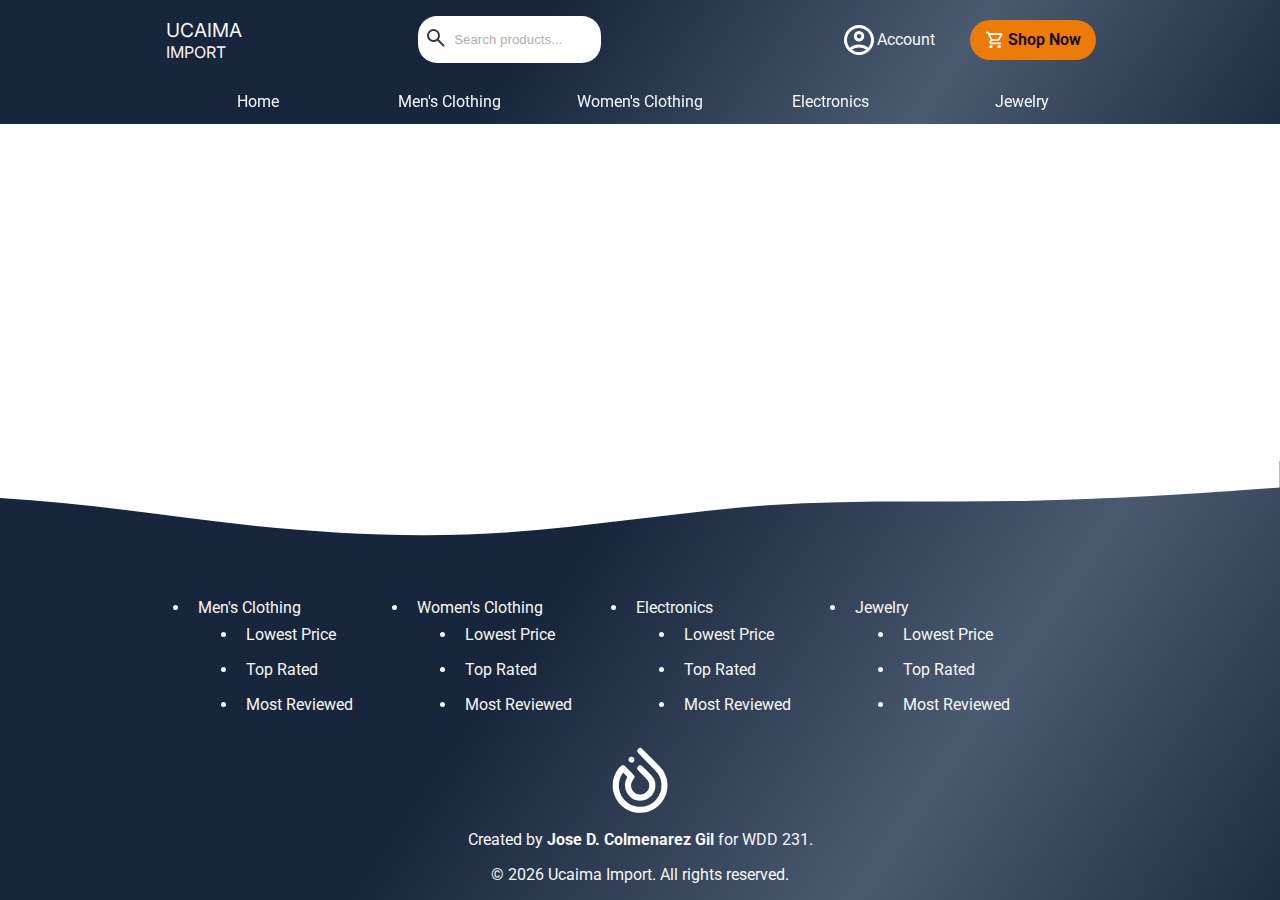
<file: project/dashboard.html>
<!DOCTYPE html>
<html lang="en-US">

<head>
    <meta charset="UTF-8">
    <meta name="viewport" content="width=device-width, initial-scale=1.0">
    <title>Admin Dashboard | Ucaima Import</title>
    <meta name="description"
        content="Manage product inventory, view customer orders, and oversee sales data with ease. The Ucaima Import Admin Dashboard provides essential tools to streamline your operations.">
    <meta name="author" content="Jose D. Colmenarez Gil">
    <!-- social media meta -->
    <meta property="og:title" content="Admin Dashboard | Ucaima Import">
    <meta property="og:description"
        content="Manage product inventory, view customer orders, and oversee sales data with ease. The Ucaima Import Admin Dashboard provides essential tools to streamline your operations.">
    <meta property="og:image" content="https://jcolmenarezgil.github.io/wdd231/project/images/og-dashboard.png">
    <meta property="og:url" content="https://jcolmenarezgil.github.io/wdd231/project/dashboard.html">
    <meta property="og:type" content="website">
    <!-- favicon -->
    <link rel="icon" href="images/favicon.ico" type="image/x-icon">
    <!-- styles -->
    <link rel="stylesheet" href="styles/small.css">
    <link rel="stylesheet" href="styles/medium.css">
    <link rel="stylesheet" href="styles/large.css">
    <!-- fonts -->
    <link rel="preconnect" href="https://fonts.googleapis.com">
    <link rel="preconnect" href="https://fonts.gstatic.com" crossorigin>
    <link
        href="https://fonts.googleapis.com/css2?family=Inter:opsz@14..32&family=Roboto:ital,wght@0,100..900;1,100..900&display=swap"
        rel="stylesheet">
</head>

<body>
    <header>
        <div class="header-container">
            <a class="logo" href="index.html">UCAIMA <span>IMPORT</span></a>
            <div class="header-options">
                <form class="home-search" action="catalog.html" method="get" role="search">
                    <input type="search" name="search" id="search" placeholder="Search products...">
                    <button type="submit" aria-label="Search"><img src="images/search.svg" alt="search button"></button>
                </form>
                <div class="header-buttons">
                    <a class="second-option" href="dashboard.html"><img class="white" src="images/account.svg"
                            alt="account"> <span>Account</span></a>
                    <a class="call-to-action" href="cart.html">
                        <img src="images/cart-white.svg" alt="cart-white">
                        <span class="text">Shop Now</span>
                        <span id="cart-item-count" class="cart-item-count hidden">0</span>
                    </a>
                    <div id="hambuger-menu" class="main-menu">
                        <img src="images/menu.svg" alt="hamburger menu">
                    </div>
                </div>
            </div>
        </div>
        <nav>
            <ul>
                <li><a href="index.html">Home</a></li>
                <li><a href="catalog.html?category=men's%20clothing">Men's Clothing</a></li>
                <li><a href="catalog.html?category=women's%20clothing">Women's Clothing</a></li>
                <li><a href="catalog.html?category=electronics">Electronics</a></li>
                <li><a href="catalog.html?category=jewelery">Jewelry</a></li>
            </ul>
        </nav>
    </header>
    <main></main>
    <footer>
        <div class="wave-container-bottom">
            <svg style="transform:rotate(180deg); transition: 0.3s" viewBox="0 0 1440 100" version="1.1"
                xmlns="http://www.w3.org/2000/svg">
                <defs>
                    <linearGradient id="sw-gradient-0" x1="0" x2="0" y1="1" y2="0">
                        <stop stop-color="rgba(255, 255, 255, 1)" offset="0%"></stop>
                        <stop stop-color="rgba(255, 255, 255, 1)" offset="100%"></stop>
                    </linearGradient>
                </defs>
                <path style="transform:translate(0, 0px); opacity:1" fill="url(#sw-gradient-0)"
                    d="M0,60L48,56.7C96,53,192,47,288,45C384,43,480,47,576,40C672,33,768,17,864,10C960,3,1056,7,1152,16.7C1248,27,1344,43,1440,48.3C1536,53,1632,47,1728,36.7C1824,27,1920,13,2016,6.7C2112,0,2208,0,2304,13.3C2400,27,2496,53,2592,55C2688,57,2784,33,2880,26.7C2976,20,3072,30,3168,43.3C3264,57,3360,73,3456,71.7C3552,70,3648,50,3744,35C3840,20,3936,10,4032,16.7C4128,23,4224,47,4320,61.7C4416,77,4512,83,4608,73.3C4704,63,4800,37,4896,23.3C4992,10,5088,10,5184,21.7C5280,33,5376,57,5472,58.3C5568,60,5664,40,5760,28.3C5856,17,5952,13,6048,18.3C6144,23,6240,37,6336,48.3C6432,60,6528,70,6624,61.7C6720,53,6816,27,6864,13.3L6912,0L6912,100L6864,100C6816,100,6720,100,6624,100C6528,100,6432,100,6336,100C6240,100,6144,100,6048,100C5952,100,5856,100,5760,100C5664,100,5568,100,5472,100C5376,100,5280,100,5184,100C5088,100,4992,100,4896,100C4800,100,4704,100,4608,100C4512,100,4416,100,4320,100C4224,100,4128,100,4032,100C3936,100,3840,100,3744,100C3648,100,3552,100,3456,100C3360,100,3264,100,3168,100C3072,100,2976,100,2880,100C2784,100,2688,100,2592,100C2496,100,2400,100,2304,100C2208,100,2112,100,2016,100C1920,100,1824,100,1728,100C1632,100,1536,100,1440,100C1344,100,1248,100,1152,100C1056,100,960,100,864,100C768,100,672,100,576,100C480,100,384,100,288,100C192,100,96,100,48,100L0,100Z">
                </path>
            </svg>
        </div>
        <div class="footer-container">
            <ul>
                <li>
                    <a href="catalog.html?category=men's%20clothing">Men's Clothing</a>
                    <ul>
                        <li><a href="catalog.html?category=men's%20clothing&sort=price_asc">Lowest Price</a></li>
                        <li><a href="catalog.html?category=men's%20clothing&sort=rating_desc">Top Rated</a></li>
                        <li><a href="catalog.html?category=men's%20clothing&sort=popular_desc">Most Reviewed</a></li>
                    </ul>
                </li>
            </ul>
            <ul>
                <li>
                    <a href="catalog.html?category=women's%20clothing">Women's Clothing</a>
                    <ul>
                        <li><a href="catalog.html?category=women's%20clothing&sort=price_asc">Lowest Price</a></li>
                        <li><a href="catalog.html?category=women's%20clothing&sort=rating_desc">Top Rated</a></li>
                        <li><a href="catalog.html?category=women's%20clothing&sort=popular_desc">Most Reviewed</a></li>
                    </ul>
                </li>
            </ul>

            <ul>
                <li>
                    <a href="catalog.html?category=electronics">Electronics</a>
                    <ul>
                        <li><a href="catalog.html?category=electronics&sort=price_asc">Lowest Price</a></li>
                        <li><a href="catalog.html?category=electronics&sort=rating_desc">Top Rated</a></li>
                        <li><a href="catalog.html?category=electronics&sort=popular_desc">Most Reviewed</a></li>
                    </ul>
                </li>
            </ul>

            <ul>
                <li>
                    <a href="catalog.html?category=jewelery">Jewelry</a>
                    <ul>
                        <li><a href="catalog.html?category=jewelery&sort=price_asc">Lowest Price</a></li>
                        <li><a href="catalog.html?category=jewelery&sort=rating_desc">Top Rated</a></li>
                        <li><a href="catalog.html?category=jewelery&sort=popular_desc">Most Reviewed</a></li>
                    </ul>
                </li>
            </ul>

        </div>
        <div class="footer-bottom">
            <img class="footer-logo brightness" src="images/ucaima-isotipo.svg" alt="Ucaima-Import-Isotipo">
            <p>Created by <strong>Jose D. Colmenarez Gil</strong> for WDD 231.</p>
            <p>&copy; <span id="current-year"></span> Ucaima Import. All rights reserved.</p>
        </div>
    </footer>
    <script src="scripts/main.mjs" type="module"></script>
</body>

</html>
</file>
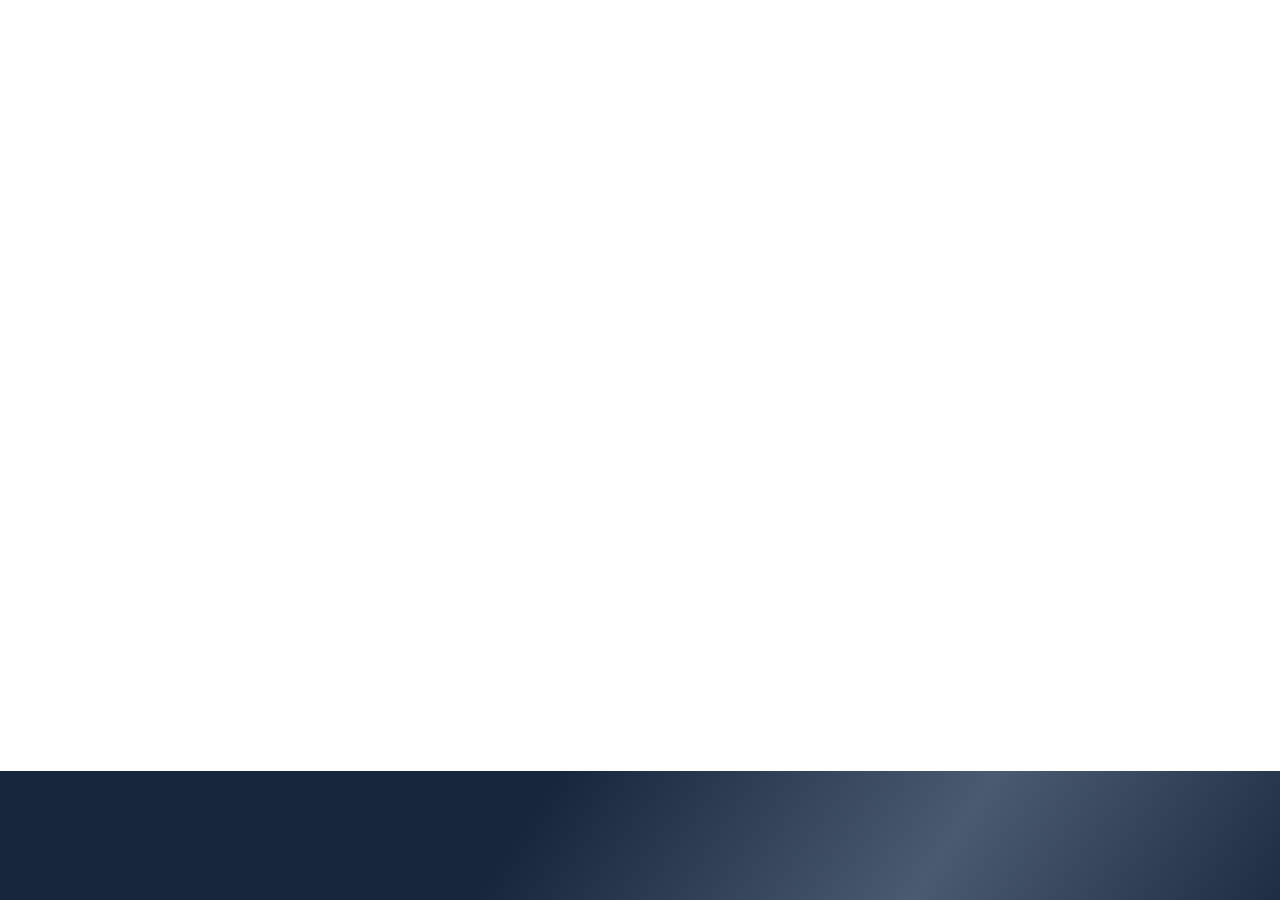
<file: project/order-confirmation.html>
<!DOCTYPE html>
<html lang="en-US">

<head>
    <meta charset="UTF-8">
    <meta name="viewport" content="width=device-width, initial-scale=1.0">
    <title>Order Confirmation #$order_number</title>
    <meta name="description"
        content="Thank you for your Ucaima Import order! Your purchase is confirmed, and we're preparing your items for delivery. Find your order details and tracking information here.">
    <meta name="author" content="Jose D. Colmenarez Gil">
    <!-- social media meta -->
    <meta property="og:title" content="Order Confirmation #$order_number">
    <meta property="og:description"
        content="Thank you for your Ucaima Import order! Your purchase is confirmed, and we're preparing your items for delivery. Find your order details and tracking information here.">
    <meta property="og:image" content="https://jcolmenarezgil.github.io/wdd231/project/images/og-confirmation.png">
    <meta property="og:url" content="https://jcolmenarezgil.github.io/wdd231/project/order-confirmation.html">
    <meta property="og:type" content="website">
    <!-- favicon -->
    <link rel="icon" href="images/favicon.ico" type="image/x-icon">
    <!-- styles -->
    <link rel="stylesheet" href="styles/small.css">
    <link rel="stylesheet" href="styles/large.css">
    <!-- fonts -->
    <link rel="preconnect" href="https://fonts.googleapis.com">
    <link rel="preconnect" href="https://fonts.gstatic.com" crossorigin>
    <link
        href="https://fonts.googleapis.com/css2?family=Inter:opsz@14..32&family=Roboto:ital,wght@0,100..900;1,100..900&display=swap"
        rel="stylesheet">
</head>

<body>
    <header></header>
    <main></main>
    <footer></footer>
    <script src="scripts/main.mjs" type="module"></script>
</body>

</html>
</file>
<file: project/styles/small.css>
:root {
    --heading: "Inter", sans-serif;
    --content: "Roboto", sans-serif;
    /* sizes */
    --size-00: 0.2rem;
    --size-0: 0.5rem;
    --size-1: 0.8rem;
    --size-2: 1rem;
    --size-3: 1.2rem;
    --size-4: 1.5rem;
    --size-5: 2rem;
    --size-6: 2.0625rem;
    /* colors */
    --blacktone: #080b0d;
    --whitetone: #F7F7F7;
    --graytone: #B0B0B0;
    --dark-graytone: #383838;
    /* color-schema */
    /* https://coolors.co/1b1f50-bccad7-ec7b09-ededed-82b735-2dacdb */
    --space-cadet: rgb(20 36 58);
    --french-gray: #bccad7ff;
    --tangerine: #ec7b09ff;
    --alice-blue: #3F51B5;
    --antiflash-white: #edededff;
    --apple-green: #82b735ff;
    --process-cyan: #006185;
    /* shadows */
    --model-1: 6px 5px 9px -9px black, 5px 6px 9px -9px black;
    --model-2: 0 2px 5px rgba(0, 0, 0, 0.1);
}

/* globals */
* {
    margin: 0;
    box-sizing: border-box;
}

h1,
h2,
h3,
h4,
h5,
h6 {
    font-family: var(--heading);
}

/* text-align */

.tac {
    text-align: center;
}

.tal {
    text-align: left;
}

.tar {
    text-align: right;
}

/* margin */
.m1 {
    margin: var(--size-1);
}

.m2 {
    margin: var(--size-2);
}

/* font-style */
.bold {
    font-weight: bold;
}

/* display */
.grid {

    display: grid;
}

.flex {
    display: flex;
}

/* flex-direction */
.flex-row {
    flex-direction: row;
}

.flex-column {
    flex-direction: column;
}

/* justify-content */
.justify-between {
    justify-content: space-between;
}

/* align */
.align-center {
    align-items: center;
}

/* body */
body {
    display: flex;
    flex-direction: column;
    justify-content: space-between;
    font-family: var(--content);
    height: 100vh;
}

/* main */
main {
    z-index: 2;
}

/* HEADER */
header {
    background: #17263D;
    background: linear-gradient(124deg, rgba(23, 38, 61, 1) 41%, rgba(74, 90, 112, 1) 73%, rgba(30, 45, 66, 1) 100%);
    position: relative;
    padding-bottom: 0;
    /* overflow: hidden; */
    z-index: 1;
}

header .header-container,
header .header-banner {
    padding: var(--size-2);
}

header .header-container {
    display: flex;
    flex-direction: row;
    position: relative;
}

header nav {
    display: none;
}


header nav ul {
    width: 100%;
    display: flex;
    align-items: center;
    flex-direction: column;
    padding-left: 0;
}

header nav ul li {
    list-style: none;
    padding: var(--size-2);
    background-color: rgba(0, 0, 0, 0.6);
    backdrop-filter: blur(3px);
    width: 100%;
    z-index: 5;
    text-align: center;
    border-bottom: 1px dashed var(--dark-graytone);
}

header nav ul li:last-child {
    border-bottom: none;
}

header nav ul li a {
    text-decoration: none;
    color: var(--whitetone);
    font-size: var(--size-2);
    padding: var(--size-2);
}

header nav.menu-open {
    display: block;
    opacity: 1;
    transform: translateY(0);
}


header nav.menu-closing {
    opacity: 0;
    transform: translateY(-20px);
    display: flex;
}


header .main-menu img {
    width: 36px;
    height: 36px;
    padding: var(--size-00);
    border-radius: 50%;
}

header .main-menu img:hover {
    background-color: rgba(255, 255, 255, 0.5);
    filter: sepia(1);
    cursor: pointer;
}

nav ul li a.active {
    background-color: #ec7b09ff;
    color: #080b0d;
    font-weight: bold;
    border-radius: 5px;
    padding: var(--size-00) var(--size-1);
}

header .header-options {
    display: grid;
    grid-template-columns: 2fr 1fr;
    width: 100%;
    align-items: center;
}

header .header-banner {
    display: grid;
    grid-template-columns: 1fr;
    padding: var(--size-2);
    color: var(--whitetone);
}

header .header-banner .header-banner-text {
    display: flex;
    flex-direction: column;
    align-items: center;
    justify-content: space-around;
}

header .header-banner .header-banner-text h1 {
    font-size: var(--size-5);
    font-weight: bold;
    margin-bottom: var(--size-1);
}

header .header-banner .header-banner-text p {
    font-size: var(--size-2);
    margin-bottom: var(--size-1);
}

header .header-banner img {
    width: auto;
    height: 260px;
    justify-self: center;
    filter: brightness(1.1);
}

.header-options .header-buttons {
    display: flex;
    justify-content: space-between;
    width: 100%;
    align-items: center;
}

.header-options .header-buttons .second-option img {
    width: 36px;
    height: 36px;
}

.header-options .header-buttons .second-option span {
    display: none;
}

.header-options form.home-search {
    justify-self: center;
    position: relative;
    min-width: min-content;
}

.header-options input[type="search"] {
    width: 80%;
}

.header-options form.home-search button {
    outline: none;
    border: none;
    background-color: transparent;
    position: absolute !important;
    left: 0;
    bottom: 0px;
    margin-bottom: 9px;
}

.wave-container {
    position: absolute;
    bottom: 0;
    left: 0;
    width: 100%;
    line-height: 0;
    transform: translateY(1px);
    max-height: 48px;
}

.wave-container svg {
    display: block;
    width: 100%;
    height: auto;
}

/* LOGO */

.logo {
    display: flex;
    flex-direction: column;
    text-align: left;
    font-size: var(--size-3);
    text-decoration: none;
    font-family: var(--heading);
    color: var(--whitetone);
}

.logo span {
    font-size: var(--size-2);
}

/* advantages */

.advantages {
    display: grid;
    grid-template-columns: repeat(auto-fit, minmax(200px, 1fr));
    gap: var(--size-2);
    padding: var(--size-2);
}

.ticket {
    display: grid;
    grid-template-areas:
        "icon title"
        "icon description";
    gap: var(--size-00);
}

.ticket img {
    width: 50px;
    height: 50px;
    grid-area: icon;
}

.advantages p {
    font-size: var(--size-1);
    color: var(--blacktone);
    grid-area: description;
}

.advantages h3 {
    font-size: var(--size-2);
    grid-area: title;
    color: var(--blacktone);
}

/* CALL-TO-ACTION */

.call-to-action,
.add-to-cart-btn {
    display: flex;
    justify-content: center;
    align-items: center;
    background-color: var(--tangerine);
    padding: var(--size-1);
    border-radius: var(--size-6);
    color: var(--blacktone);
    text-decoration: none;
    font-weight: 600;
    border: 0;
}

.call-to-action {
    margin: 0 !important;
}

.call-to-action:hover,
.add-to-cart-btn:hover {
    background-color: var(--apple-green);
    color: var(--space-cadet);
    cursor: pointer;
}

.call-to-action img {
    width: 20px;
    height: 20px;
    margin-right: var(--size-00);
}

.call-to-action .text {
    display: none;
}

.second-option {
    display: flex;
    flex-direction: column;
    align-items: center;
    flex-direction: row;
    color: var(--whitetone);
    text-decoration: none;
}

.second-option img {
    width: 38px;
    height: 38px;
}

.highlighted {
    padding: var(--size-1);
    color: var(--process-cyan);
    font-weight: bold;
    border-radius: var(--size-3);
}

/* section */

section.products {
    margin: var(--size-2) 0;
}

/* cards-container */

.cards-container {
    display: grid;
    grid-template-columns: repeat(auto-fill, minmax(160px, 1fr));
    gap: var(--size-2);
    padding: var(--size-2);
    margin: 0 auto;
    max-width: 980px;
}


/* product-card */

.product-card {
    padding: var(--size-2);
}

.product-title {
    white-space: normal;
    word-wrap: break-word;
    overflow-wrap: break-word;
    width: 148px;
}

.product-category {
    color: var(--process-cyan);
}

.product-price {
    color: var(--blacktone);
    font-weight: bold;
}

.product-rating .rating-value::before {
    content: "★";
    color: var(--tangerine);
}

.product-rating .rating-count {
    color: var(--dark-graytone);
    font-size: var(--size-1);
}

.product-image-wrapper {
    min-height: 200px;
    display: flex;
    align-items: center;
    justify-content: center;
    overflow: hidden;
    border-radius: var(--size-0);
}

.product-image-wrapper img {
    cursor: pointer;
    width: 100%;
    height: fit-content;
    border-radius: var(--size-0);
    padding: var(--size-1);
}

/* skeleton */
.skeleton,
.product-card {
    display: flex;
    flex-direction: column;
    align-items: center;
    justify-content: stretch;
    width: 180px;
    height: auto;
    min-height: 240px;
    background-color: #ffffff;
    border-radius: var(--size-0);
    border: 1px solid var(--graytone);
}

.skeleton-image {
    width: 100%;
    height: 144px;
    border-radius: var(--size-0);
    padding: var(--size-1);
}

.skeleton-text {
    width: 80%;
    height: 20px;
    border-radius: var(--size-0);
    margin-top: var(--size-1);
}

.skeleton-title {
    width: 60%;
    height: 20px;
    border-radius: var(--size-0);
    margin-top: var(--size-4);
}

.skeleton-price {
    width: 40%;
    height: 20px;
    border-radius: var(--size-0);
    margin-top: var(--size-1);
}

.ln-loader {
    background: rgba(130, 130, 130, 0.2);
    background: -webkit-gradient(linear, left top, right top, color-stop(8%, rgba(130, 130, 130, 0.2)), color-stop(18%, rgba(130, 130, 130, 0.3)), color-stop(33%, rgba(130, 130, 130, 0.2)));
    background: linear-gradient(to right, rgba(130, 130, 130, 0.2) 8%, rgba(130, 130, 130, 0.3) 18%, rgba(130, 130, 130, 0.2) 33%);
    background-size: 800px 100px;
    animation: wave-lines 2s infinite ease-out;
}

.sq-loader {
    background: rgba(130, 130, 130, 0.2);
    background: -webkit-gradient(linear, left top, right top, color-stop(8%, rgba(130, 130, 130, 0.2)), color-stop(18%, rgba(130, 130, 130, 0.3)), color-stop(33%, rgba(130, 130, 130, 0.2)));
    background: linear-gradient(to right, rgba(130, 130, 130, 0.2) 8%, rgba(130, 130, 130, 0.3) 18%, rgba(130, 130, 130, 0.2) 33%);
    background-size: 800px 100px;
    animation: wave-squares 2s infinite ease-out;
}

/* ads-container */

.ads-container {
    display: grid;
    grid-template-areas:
        "ads-complete ads-mid-technology"
        "ads-complete ads-mid-women";
    gap: var(--size-2);
}

.ads-complete {
    grid-area: ads-complete;
}

.ads-mid-technology {
    grid-area: ads-mid-technology;
}

.ads-mid-women {
    grid-area: ads-mid-women;
}

[class*="ads-mid"],
[class*="ads-complete"] {
    background-color: antiquewhite;
    border-radius: var(--size-0);
    padding: var(--size-1) 0 0 var(--size-1);
    box-shadow: 8px 8px 24px -17px rgba(66, 68, 90, 1);
}

[class*="ads-complete"] {
    display: grid;
    grid-template-areas:
        "   .   ads ads ads"
        "title  ads ads ads"
        "button ads ads ads"
        ".      ads ads ads"
        ".      ads ads ads"
        ".      ads ads ads"
        ".      ads ads ads"
        ".      ads ads ads"
    ;
    gap: var(--size-1);
}

[class*="ads-mid-"] {
    display: grid;
    grid-template-areas:
        "   .   ads"
        "title  ads"
        "button ads"
        ".      ads"
    ;
}


[class*="ads-mid-"] h3 {
    grid-area: title;
    font-size: var(--size-2);
    color: var(--whitetone);
    margin-bottom: var(--size-1);
}

[class*="ads-mid-"] a,
[class*="ads-complete"] a {
    grid-area: button;
    display: flex;
    justify-content: center;
    align-items: center;
    background-color: var(--tangerine);
    color: var(--blacktone);
    font-weight: bold;
    text-decoration: none;
    padding: var(--size-1);
    border-radius: var(--size-3);
}

[class*="ads-complete"] img {
    width: 100%;
    height: fit-content;
    border-radius: var(--size-0);
    grid-area: ads;
}

[class*="ads-mid-"] img {
    width: 100%;
    height: fit-content;
    border-radius: var(--size-0);
    grid-area: ads;
}

/* TOOLTIP */

.tooltip {
    position: relative;
    background-color: var(--blacktone);
    padding: var(--size-00);
    width: fit-content;
    color: var(--whitetone);
    border-radius: var(--size-0);
    margin-bottom: var(--size-0);
}

.arrow {
    width: 70px;
    height: 16px;
    overflow: hidden;
    position: absolute;
    left: 50%;
    margin-left: -35px;
    bottom: -16px;
}

.arrow:after {
    content: "";
    position: absolute;
    left: 20px;
    top: -20px;
    width: 25px;
    height: 25px;
    box-shadow: var(--model-1);
    background-color: var(--blacktone);
    transform: rotate(45deg);
}

/* END-TOOLTIP */

@media (max-width: 610px) {
    .cart-notification {
        left: 10px;
        right: 10px;
        bottom: 10px;
        width: auto;
        max-width: calc(100% - 20px);
    }

    .cart-notification img {
        display: none;
    }

    .toast-action-btn {
        margin-top: 5px;
        margin-left: 0;
        width: 56.44px;
    }
}

.app-modal[open] {
    min-width: 85%;
}


details > summary {
  list-style: none;
}

details > summary::marker {
  display: none; 
}

details > summary::-webkit-details-marker {
  display: none; 
}

summary {
    display: flex;
    align-items: center;
}

summary:hover {
    cursor: pointer;
}

/* video_link */
.video_link {
    color: var(--whitetone);
}
</file>
<file: project/styles/large.css>
@import url(small.css);

@media (min-width: 64em) {
    header div {
        display: flex;
        flex-direction: row;
        justify-content: space-between;
        align-items: center;
    }

    header .main-menu {
        display: none;
    }

    header nav {
        margin: 0 auto;
        max-width: 980px;

        padding: var(--size-1);
        display: flex;
        flex-direction: row;
        justify-content: space-between;
    }

    header nav ul {
        position: static;
        flex-direction: row;
    }

    header nav ul li {
        background-color: transparent;
        border-bottom: none;
        padding: 0;
    }

    header nav ul li a {
        padding: 0;
        transition: .2s background-color ease-out;
    }

    header nav ul li a:hover {
        color: var(--tangerine);
    }

    header nav ul li a.active:hover {
        background-color: var(--french-gray);
        color: var(--blacktone);
        font-weight: 600;
    }

    .call-to-action .text {
        display: block;
    }

    header .header-container,
    header .header-banner {
        margin: 0 auto;
        max-width: 980px;
    }

    header .header-banner .header-banner-text {
        align-items: flex-start;
    }

    .header-options .header-buttons {
        justify-content: space-around;
    }

    header .header-banner {
        grid-template-columns: 1fr 1fr;
    }

    .header-options form.home-search {
        justify-self: center;
        position: relative;
    }

    .header-options form.home-search button {
        outline: none;
        border: none;
        background-color: transparent;
        position: absolute !important;
        left: 0;
        bottom: 0px;
        margin-bottom: 9px;
    }

    .header-options .header-buttons .second-option span {
        display: block;
    }

    .second-option img {
        width: 24px;
        height: 24px;
    }

    .call-to-action span {
        display: block;
    }

    footer .footer-container,
    .footer-bottom {
        display: flex;
        flex-direction: row;
        margin: 0 auto;
        max-width: 980px;
    }

    main {
        margin: 0 auto;
        max-width: 800px;
    }

    main.catalog {
        display: grid;
        grid-template-areas:
            "sidebar products"
            "sidebar products"
            ". ads"
        ;
        margin: 0 auto;
        max-width: 1200px;
        gap: var(--size-2);
    }

    main.cart-page {
        display: grid;
        grid-template-areas:
            "title title"
            "cart options"
            "cart options"
            "cart .";
        margin: 0 auto;
        max-width: 980px;
        gap: var(--size-2);
    }

    .advantages {
        margin: 0 auto;
        max-width: 980px;
    }

    aside {
        grid-area: sidebar;
    }

    .ads-container {
        grid-area: ads;
        margin: 0 auto;
        max-width: 980px;
    }

    .products-container {
        grid-area: products;
    }

    summary img {
        display: none !important;
    }
}

input[type="search"] {
    border: none;
    padding: var(--size-2);
    border-radius: var(--size-3);
    padding-left: 36px;
}

input[type="search"]::placeholder {
    color: var(--graytone);
}

.brightness {
    rotate: 0deg;
    filter: invert(1);
}


@keyframes wave-squares {
    0% {
        background-position: -468px 0;
    }

    100% {
        background-position: 468px 0;
    }
}

@keyframes wave-lines {
    0% {
        background-position: -468px 0;
    }

    100% {
        background-position: 468px 0;
    }
}

/* aside */

aside {

    display: flex;
    flex-direction: column;
    gap: var(--size-2);
    padding: var(--size-2);
    background-color: var(--whitetone);
    border-radius: var(--size-3);
}

aside ul {
    padding: 0;
}

aside ul li {
    list-style: none;
    padding: var(--size-2);
    border-bottom: 1px solid var(--graytone);
}

aside ul li:last-child {
    border-bottom: none;
}

aside ul li a {
    color: var(--blacktone);
    text-decoration: none;
}

aside ul li a:hover {
    color: var(--tangerine);
    text-decoration: underline;
}

.active-filter {
    color: var(--alice-blue);
    font-weight: bold;
}

/* cart */

.cart-item-count {
    background-color: rgb(217 48 6);
    color: white;
    border-radius: 50%;
    padding: 3px 7px;
    font-size: 0.8em;
    font-weight: bold;
    position: absolute;
    top: -5px;
    right: -10px;
    min-width: 20px;
    text-align: center;
    box-shadow: 0 1px 3px rgba(0, 0, 0, 0.2);
}

.cart-item-count.hidden {
    display: none;
}

.call-to-action {
    position: relative;
    padding: 10px 15px;
    margin-right: 20px;
}

/* cart */

main.cart-page h1 {
    grid-area: title;
}

main.cart-page aside {
    grid-area: options;
    display: flex;
    align-items: center;
}

main.cart-page .cart-container {
    grid-area: cart;
}

/* cart-item */

.cart-item {
    display: grid;
    grid-template-areas:
        "image title price"
        "image quantity remove";
    gap: var(--size-2);
    padding: var(--size-2);
    border-bottom: 1px solid var(--graytone);
}

.cart-item-image img {
    grid-area: image;
    width: 100px;
    height: auto;
}

.cart-item-price {
    grid-area: price;
    color: var(--blacktone);
    font-weight: bold;
}

.cart-content-wrapper {
    display: flex;
    gap: 30px;
    flex-wrap: wrap;
    align-items: flex-start;
}

.cart-admin-aside {
    flex: 0 0 200px;
    padding: 20px;
    background-color: #f9f9f9;
    border-radius: 8px;
    box-shadow: 0 2px 5px rgba(0, 0, 0, 0.1);
    align-self: flex-start;
}

.cart-admin-aside h2 {
    font-size: 1.3em;
    margin-top: 0;
    margin-bottom: 20px;
    color: #555;

    padding-bottom: 5px;
}

.clear-cart-btn {
    background-color: #dc3545;
    color: white;
    border: none;
    padding: 10px 15px;
    border-radius: 5px;
    cursor: pointer;
    font-size: 1em;
    transition: background-color 0.3s ease;
    margin-top: 10px;
}

.clear-cart-btn:hover {
    background-color: #c9302c;
}

.cart-display-section {
    flex: 1;
    min-width: 300px;
}

.cart-container {
    display: flex;
    flex-direction: column;
    gap: 15px;
    margin-bottom: 20px;
}

.cart-item {
    display: flex;
    align-items: center;
    border: 1px solid #eee;
    border-radius: 8px;
    padding: 15px;
    background-color: white;
    box-shadow: 0 1px 3px rgba(0, 0, 0, 0.08);
}

.cart-item-details {
    flex-grow: 1;
}

.cart-item-title {
    font-size: 1.1em;
    margin: 0 0 5px 0;
    color: #333;
}

.cart-item-price {
    font-size: 1em;
    font-weight: bold;
    color: #2A7B9B;
    margin-bottom: 10px;
}

.cart-item-quantity-controls {
    display: flex;
    align-items: center;
    gap: 5px;
    margin-bottom: 10px;
}

.cart-item-quantity-controls button {
    background-color: var(--french-gray);
    border: 1px solid #ccc;
    border-radius: 4px;
    padding: 5px 10px;
    cursor: pointer;
    font-weight: bold;
    font-size: 1em;
}

.cart-item-quantity-controls button:hover {
    background-color: #e0e0e0;
}

.cart-item-quantity-controls .quantity {
    padding: 0 10px;
    font-weight: bold;
}

.remove-from-cart-btn {
    background-color: #dc3545;
    color: white;
    border: none;
    padding: 6px 12px;
    border-radius: 4px;
    cursor: pointer;
    font-size: 0.9em;
    transition: background-color 0.3s ease;
}

.remove-from-cart-btn:hover {
    background-color: #c82333;
}

.empty-cart-message {
    text-align: center;
    padding: 50px;
    color: #666;
    font-size: 1.2em;
    background-color: #f0f0f0;
    border-radius: 8px;
}

.cart-summary {
    border-top: 2px solid #eee;
    padding-top: 20px;
    text-align: right;
    margin-top: 20px;
}

.cart-summary .subtotal {
    text-align: center;
    font-size: var(--size-3);
    color: #333;
    margin: var(--size-3);
}

.summary-line {
    text-align: center;
}

.cart-summary span {
    font-size: 1.5em;
    color: var(--blacktone);
    font-weight: bold;
    margin: var(--size-3);
}

button.checkout-btn {
    background-color: #066741;
    color: var(--whitetone);
    border: none;
    padding: 12px 25px;
    border-radius: 5px;
    cursor: pointer;
    font-size: 1.1em;
    font-weight: bold;
    transition: background-color 0.3s ease;
}

.cart-summary .checkout-btn:hover {
    background-color: var(--tangerine);
    color: var(--blacktone);
}


/* skeleton-cart */

.skeleton-cart-item {
    display: grid;
    grid-template-areas:
        "image title"
        "image price"
        "image quantity"
        "image .";
    gap: var(--size-2);
    padding: var(--size-2);
}

.skeleton-cart-details {
    display: grid;
}

.skeleton-cart-image {
    grid-area: image;
    width: 100px;
    height: 100px;
    border-radius: var(--size-3);
}

.skeleton-cart-title {
    grid-area: title;
    width: 180px;
    height: 20px;
    border-radius: var(--size-3);
}

.skeleton-cart-price {
    grid-area: price;
    width: 100px;
    height: 20px;
    border-radius: var(--size-3);
}

.skeleton-cart-quantity {
    grid-area: quantity;
    width: 80px;
    height: 20px;
    border-radius: var(--size-3);
}

/* footer */

footer {
    background: #17263D;
    background: linear-gradient(124deg, rgba(23, 38, 61, 1) 41%, rgba(74, 90, 112, 1) 73%, rgba(30, 45, 66, 1) 100%);
    position: relative;
    padding-top: 129px;
}

.footer-logo {
    width: 68px;
    height: 68px;

}

.footer-bottom {
    display: flex;
    flex-direction: column;
    align-items: center;
}

.footer-bottom img {
    margin: var(--size-2);
}

.footer-bottom p:last-child {
    margin: var(--size-2);
    font-size: var(--size-2);
}

.wave-container-bottom {
    position: absolute;
    top: -10px;
    left: 0;
    width: 100%;
    line-height: 0;
    transform: translateY(1px);
    max-height: 68px;
}

footer a {
    text-decoration: none;
}

footer a:hover {
    color: var(--tangerine);
    text-decoration: underline;
}

footer ul li {
    list-style-type: disc;
    color: var(--whitetone);
    padding: var(--size-0);
}

footer ul li a {
    color: var(--whitetone);
}

footer .footer-bottom {
    color: var(--whitetone);
}

/* no-products */

.no-products {
    font-size: var(--size-3);
    color: var(--graytone);
    grid-column: span 4;
    grid-row: span 4;
    align-self: center;
    justify-self: center;
}

/* pagination */

.pagination-controls {
    margin: 20px 0;
    gap: 10px;
    display: flex;
    align-items: center;
    justify-content: center;
}

.pagination-button {
    background-color: #2A7B9B;
    color: white;
    border: none;
    padding: 8px 15px;
    border-radius: 5px;
    cursor: pointer;
    font-size: 0.9em;
    transition: background-color 0.3s ease;
}

.pagination-button:hover:not(:disabled) {
    background-color: #1e2d42;
}

.pagination-button:disabled {
    background-color: #cccccc;
    cursor: not-allowed;
}

.pagination-button.active-page {
    background-color: #ec7b09ff;
    color: #080b0d;
    font-weight: bold;
}

.pagination-info {
    font-size: 1em;
    font-weight: bold;
    color: #333;
}

/* cart-notification */

.cart-notification.hidden {
    opacity: 0;
    visibility: hidden;
    transform: translateY(50px);
    transition: opacity 0.3s ease-out, transform 0.3s ease-out, visibility 0s linear 0.3s;
}

.cart-notification.show {
    opacity: 1;
    visibility: visible;
    transform: translateY(0);
    transition: opacity 0.3s ease-out, transform 0.3s ease-out;
}


.cart-notification {
    position: fixed;
    bottom: 20px;
    right: 20px;
    background-color: var(--french-gray);

    color: var(--blacktone);
    padding: 15px 20px;
    border-radius: 8px;
    box-shadow: var(--model-2);
    z-index: 1000;
    border: 1px solid var(--french-gray);
    overflow: hidden;
    display: flex;
    align-items: center;
    gap: 10px;
    min-width: 250px;
    max-width: 350px;
}

.cart-notification p {
    margin: 0;
    font-size: 1em;
    flex-grow: 1;
}

.cart-notification img {
    width: 30px;
    height: 30px;
    border-radius: 50%;
    flex-shrink: 0;
}

.cart-notification-progress {
    width: 100%;
    height: 6px;
    background-color: var(--tangerine);
    position: absolute;
    bottom: 0;
    left: 0;
    transform-origin: left;
}

@keyframes cart-notification-progress {
    from {
        transform: scaleX(1);
    }

    to {
        transform: scaleX(0);
    }
}


.toast-action-btn {
    background-color: rgba(255, 255, 255, 0.2);
    color: white;
    border: 1px solid rgba(255, 255, 255, 0.5);
    padding: 5px 10px;
    border-radius: 5px;
    cursor: pointer;
    font-size: 0.9em;
    margin-left: 10px;
    flex-shrink: 0;
    transition: background-color 0.2s ease;
    width: 56.44px;
}

.toast-action-btn:hover {
    background-color: rgba(255, 255, 255, 0.3);
}

/* app-modal */

.app-modal {
    border: none;
    padding: 0;
    border-radius: 8px;
    box-shadow: 0 5px 15px rgba(0, 0, 0, 0.3);
    max-width: 90%;
    max-height: 90vh;
    overflow-y: auto;
    position: relative;
    display: block;
}

.app-modal::backdrop {
    background-color: rgba(0, 0, 0, 0.6);

}

.app-modal:not([open]) {
    opacity: 0;
    transform: scale(0.95) translateY(20px);
    transition: opacity 0.2s ease-out, transform 0.2s ease-out;
}

.app-modal[open] {
    opacity: 1;
    transform: scale(1) translateY(0);
    transition: opacity 0.2s ease-in, transform 0.2s ease-in;
    position: fixed;
    top: 50%;
    left: 50%;
    transform: translate(-50%, -50%);
}


.modal-close-btn {
    position: absolute;
    top: 10px;
    right: 10px;
    background: none;
    border: none;
    font-size: 1.5em;
    cursor: pointer;
    color: #888;
    transition: color 0.2s ease;
    z-index: 10;

}

.modal-close-btn:hover {
    color: #333;
}

.product-modal-content {
    display: flex;
    flex-direction: column;
    padding: 20px;
    gap: 20px;
    align-items: center;

}

.product-modal-content img {
    max-width: 80%;

    height: auto;
    border-radius: 8px;
    box-shadow: 0 2px 8px rgba(0, 0, 0, 0.1);
}

.product-modal-content h2 {
    font-size: 1.8em;
    margin-bottom: 10px;
    text-align: center;
}

.product-modal-content p {
    line-height: 1.6;
    text-align: justify;
    max-width: 600px;
}

.product-modal-content .product-modal-price {
    font-size: var(--size-2);
    font-weight: bold;
    color: var(--blacktone);
}

.product-modal-rating .rating-value::before {
    content: "★";
    color: var(--tangerine);
}

.product-modal-rating .rating-count {
    color: var(--dark-graytone);
    font-size: var(--size-1);
}

.product-modal-content .product-modal-category {
    color: var(--process-cyan);
}

.product-modal-content .add-to-cart-btn {
    margin-top: 15px;

}

.checkout-form-content {
    padding: 20px;
}

.checkout-form-content h2 {
    text-align: center;
    margin-bottom: 20px;
}

.checkout-form-content form {
    display: flex;
    flex-direction: column;
    gap: 15px;
}

.checkout-form-content label {
    font-weight: bold;
    color: var(--blacktone);
    margin-top: var(--size-1);
    margin-bottom: var(--size-1);
    display: block;
}

.checkout-form-content fieldset {
    border: 1px solid var(--graytone);
    padding: var(--size-2);
    border-radius: 5px;
    background-color: var(--whitetone);
}

.checkout-form-content fieldset legend {
    font-weight: bold;
    color: var(--dark-graytone);
    padding: 0 10px;
}

.checkout-form-content input[type="text"],
.checkout-form-content input[type="email"],
.checkout-form-content input[type="tel"],
.checkout-form-content input[type="number"],
.checkout-form-content select {
    width: 100%;
    padding: var(--size-2);
    border: 1px solid #ccc;
    border-radius: 5px;
    font-size: 1em;
}

.checkout-form-content button[type="submit"] {
    padding: 12px 20px;
    background-color: #066741;
    color: var(--whitetone);
    font-weight: bold;
    border: none;
    border-radius: 5px;
    cursor: pointer;
    font-size: 1.1em;
    transition: background-color 0.3s ease;
}

.checkout-form-content button[type="submit"]:hover {
    background-color: var(--tangerine);
}

.checkout-form-content button[type="submit"]:disabled {
    background-color: #ccc;
    cursor: not-allowed;
}

.form-group-line {
    display: flex;
    flex-direction: row;
    justify-content: space-between;
    align-items: center;
    gap: 5px;
}

.form-group-line div {
    width: 100%;
}

@media (min-width: 768px) {
    .product-modal-content {
        flex-direction: row;

        align-items: flex-start;

        padding: 40px;
        gap: 40px;
    }

    .product-modal-content img {
        max-width: 40%;
    }

    .product-modal-details {
        flex: 1;
        text-align: left;
    }

    .product-modal-content h2,
    .product-modal-content p {
        text-align: left;
    }
}

/* credit-cards */
.card-input-wrapper {
    position: relative;
    display: flex;
    align-items: center;

}

.card-input-wrapper input[type="text"] {
    flex-grow: 1;
    padding-right: 40px;
}

.card-logo {
    position: absolute;
    right: 10px;
    width: 30px;
    height: auto;
    transition: opacity 0.2s ease-in-out;
}


.card-logo[src*="default.png"] {
    opacity: 0.6;
}

/* stepper */
.no-spin::-webkit-inner-spin-button,
.no-spin::-webkit-outer-spin-button {
    -webkit-appearance: none;
    margin: 0;
}

/* confirmation-container */

.confirmation-container {
    display: flex;
    flex-direction: column;
    align-items: center;
    padding: 20px;
    gap: 20px;
}

.confirmation-container a {
    text-decoration: none;
    color: var(--blacktone);
    font-weight: bold;
}

.confirmation-container a:hover {
    text-decoration: underline;
}

.confirmation-container button {
    background-color: var(--tangerine);
    color: var(--blacktone);
    font-weight: bold;
    border: none;
    padding: 12px 20px;
    border-radius: 5px;
    cursor: pointer;
    font-size: 1.1em;
    transition: background-color 0.3s ease;

}
</file>
<file: styles/modules.css>
* {
  margin: 0;
  padding: 0;
  box-sizing: border-box;
}

body {
  font-family: Arial, sans-serif;
  background-color: #f0f0f0;
}

main {
  padding: 1rem;
  background-color: #fff;
  color: #333;
  width: fit-content;
  margin: 1rem auto;
  border: 1px solid rgb(0 0 0 / 10%);
  border-radius: 10px;
}

h1 {
  font-size: 1.5rem;
  color: #000;
}

h2 {
  font-size: 1.2rem;
  color: #555;
}

h1,
h2 {
  text-align: center;;
  margin-bottom: 1.1rem;
}

form p {
  margin: .5rem;
  font-weight: bold;
}

#enrollment {
  padding: 1rem 1rem 0 1rem;
  border: 1px solid rgb(0 0 0 / 10%);
  border-radius: 10px;
  background-color: #bed;
  text-align: center;
}

select {
  padding: 0.5em;
  border: 1px solid #ccc;
  width: 3rem;
}

button {
  display: block;
  margin: 1rem auto;
  padding: 0.6em 1em;
  border: none;
  border-radius: 5px;
  background-color: #0078d4;
  color: white;
  cursor: pointer;
}

button:hover {
  background-color: #005fa3;
}

table {
  margin-top: 2rem;
  width: 100%;
  border-collapse: collapse;
  background-color: white;
  box-shadow: 0 2px 6px rgb(0 0 0 / 5%);
}

th,
td {
  padding: 0.75rem;
  text-align: center;
  border-bottom: 1px solid #ddd;
}

th {
  background-color: #000;
  color: white;
  font-weight: bold;
}

tr:hover {
  background-color: #bbb;
}
</file>
<file: chamber/styles/small.css>
:root {
    /* fonts */
    --Heading: "Newsreader", serif;
    --Body: "Roboto", sans-serif;
    /* https://coolors.co/33658a-32021f-4b2e39-f58a07-f5f8de */
    --lapis-lazuli: #33658aff;
    --dark-purple: #32021fff;
    --eggplant: #a5acc1;
    --tangerine: #f7e5cf;
    --beige: #f5f8deff;
    /* generals */
    --blacktone: #333A3F;
    --whitetone: #F7F7F7;
    --graytone: #e9e9e9;
    /* size */
    --size-1: 0.5rem;
    --size-2: 1rem;
    --size-3: 1.5rem;
    --size-4: 2rem;
    --size-5: 2.5rem;
    --size-6: 3rem;
    --size-7: 3.5rem;
    --size-8: 4rem;
    --size-9: 4.5rem;
    --size-10: 5rem;
    /* cursor */
    --pointer: pointer;
}

/* dark-mode */
body.dark-mode {
    --lapis-lazuli: #90caf9ff;
    --dark-purple: #f48fb1ff;
    --eggplant: rgb(116, 62, 126);
    --tangerine: rgb(131, 97, 45);
    --beige: #424242ff;
    /* generals */
    --blacktone: #F7F7F7;
    --whitetone: #333A3F;
    --graytone: #616161;
    /* dark-mode */
    background-color: var(--whitetone);
    color: var(--blacktone);
}

/* global */
* {
    box-sizing: border-box;
    margin: 0;
    padding: 0;
}

h1,
h2,
h3,
h4,
h5,
h6 {
    font-family: var(--Heading);
}

p {
    font-family: var(--Body);
    font-size: 1rem;
    line-height: 1.5;
}

/* text-alig */
.tal {
    text-align: left;
}

.tac {
    text-align: center;
}

/* flex */

.flex {
    display: flex;
}

.flex-row {
    flex-direction: row;
}

.flex-column {
    flex-direction: column;
}

/* logo */
.logo {
    display: flex;
    align-items: center;
    justify-content: center;
    margin: 20px 0;
}

.logo img {
    width: 68px;
    height: auto;
}

.chamber-name {
    font-size: 1.2rem;
    font-weight: bold;
    color: var(--whitetone);
    margin-left: 10px;
}

/* main-menu */

.main-menu {
    padding: 0.8rem;
}

.main-menu::before {
    content: "\2630";
    font-size: 48px;
}

.main-menu:hover {
    cursor: pointer;
}

.main-menu.open::before {
    content: "\2715";
    font-size: 48px;
}

.toggle-mode::before {
    content: "\2600";
    font-size: 48px;
}

.toggle-mode.dark-mode-active::before {
    content: "\263D";
}

.toggle-mode:hover {
    cursor: pointer;
}

header {
    display: grid;
    flex-direction: column;
    align-items: center;
    background-color: var(--lapis-lazuli);
    color: var(--whitetone);
}

nav {
    grid-column: span 2;
    display: flex;
    flex-direction: column;
    width: 100%;
    text-align: center;
    display: grid;
    grid-template-rows: 0fr;
    transition: grid-template-rows 0.5s ease-out;
}


nav ul {
    overflow: hidden;
}

nav.open {
    grid-template-rows: 1fr;
}

nav ul {
    list-style: none;
    display: flex;
    flex-direction: column;
    width: 100%;
}

nav ul li {
    width: 100%;
    text-align: center;
}


nav ul li a:hover,
nav ul li a.active {
    background-color: var(--dark-purple);
    cursor: pointer;
}

nav ul li a {
    text-decoration: none;
    color: var(--whitetone);
    padding: 1rem 2rem;
    border-radius: 5px;
    transition: background-color 0.3s ease;
    font-family: var(--Body);
    font-size: 1rem;
    width: 100%;
    display: flex;
    justify-content: center;
}

/* hero */
.hero img {
    width: 100%;
    height: auto;
    border-radius: 16px;
}


.grid-view {
    display: grid;
    grid-template-columns: repeat(auto-fit, minmax(230px, 1fr));
    gap: 20px;
    min-height: 290px;
}

.featured-grid-view {
    margin-top: var(--size-3);
}

.display-toggle {
    display: flex;
    gap: 10px;
    margin-bottom: 20px;
}

.display-toggle div {
    padding: 8px 15px;
    border: 1px solid #ccc;
    cursor: pointer;
    border-radius: 5px;
}

.dark-mode .display-toggle div.active {
    color: #333A3F !important;
}

.display-toggle div.active {
    background-color: #eee;
    font-weight: bold;
}

#cards {
    display: grid;
    grid-template-columns: repeat(auto-fit, minmax(280px, 1fr));
    /* Estilo de cuadrícula original */
    gap: 20px;
}

#cards.list-view {
    display: flex;
    flex-direction: column;
}

#cards.list-view section {
    display: flex;
    flex-direction: row;
    align-items: center;
    border: 1px solid #eee;
    margin-bottom: 10px;
    padding: 10px;
}

#cards.list-view section img.company-portrait {
    display: none;
    /* Oculta la imagen en la vista de lista */
}

#cards.list-view section h3 {
    flex-grow: 1;
    /* El nombre de la compañía ocupa el espacio restante */
    margin-right: 10px;
}

#cards.list-view section p {
    margin-right: 10px;
}

/* membership */
.gold {
    background-color: var(--tangerine);
}

.silver {
    background-color: var(--eggplant);
}

.member {
    background-color: var(--lapis-lazuli);
}

main,
footer .container {
    max-width: 90vw;
    margin: 0 auto;
}

main .hero {
    display: flex;
    align-items: center;
    flex-direction: column;
}

main.thankyou {
    display: flex;
    justify-content: center;
    flex-direction: column;
    align-items: center;
}

/* body */
body {
    background-color: var(--whitetone);
    display: flex;
    justify-content: space-between;
    flex-direction: column;
    height: 100vh;
}

/* hero */
.hero {
    display: flex;
    flex-direction: column;
    justify-content: center;
    align-items: center;
    text-align: center;
    padding: 50px 20px;
    position: relative;
}

.absolute-over-hero {
    position: absolute;

}

.call-to-action {
    color: var(--whitetone);
    text-decoration: none;
    border-radius: 16px;
    background-color: var(--dark-purple);
    bottom: 0;
    font-family: var(--Body);
    padding: var(--size-2) var(--size-2);
    box-shadow: 0 4px 8px rgba(0, 0, 0, 0.2);
    transition: all 0.3s cubic-bezier(0.075, 0.82, 0.165, 1);
    bottom: 12%;
    max-height: 48px;
}

.call-to-action:hover {
    background-color: var(--eggplant);
}

.call-to-action:active {
    bottom: 9%;
}

section {
    border-radius: 16px;
    padding: 1rem;
    background-color: var(--graytone);
    display: flex;
    flex-direction: column;
    justify-content: center;
    align-items: center;
    text-align: center;
    box-shadow: 0 4px 8px rgba(0, 0, 0, 0.1);
    margin-bottom: 1rem;
}

.company-portrait {
    width: 251.33px;
    height: auto;
    border-radius: 16px;
}

.company-website {
    text-decoration: underline;
    font-size: 1rem;
    padding: var(--size-1);
    font-family: var(--Body);
    color: var(--blacktone);
    font-weight: 900;
}

.tabs {
    display: flex;
    flex-direction: column;
    justify-content: space-between;
    margin: 0;
    padding: 0;

}

.tabs .tabs-header {
    background-color: var(--lapis-lazuli);
    color: var(--whitetone);
    padding: 10px;
    border-radius: 16px 16px 0 0;
    width: 100%;
}

.tabs .tabs-header h2 {
    text-align: center;
}

.weather-icon {
    width: 64px;
    height: 64px;
}

.weather-forecast>p {
    padding: var(--size-1);
}

/* placesRegion */


#placesRegion {
    display: grid;
    grid-template-columns: 1fr;
    gap: 20px;
    margin-top: var(--size-2);
}

#placesRegion div.place-card {

    margin: var(--size-1) 8px;
    border: 1px solid var(--graytone);
    background-color: var(--whitetone);
    border-radius: var(--size-1);
    overflow: hidden;
    max-width: fit-content;

    display: grid;
    grid-template-areas:
        "name"
        "photograph"
        "description"
        "location";
}

#placesRegion div h2 {
    margin: var(--size-1) 10px;
    grid-area: name;
}

#placesRegion div img {
    width: 100%;
    grid-area: photograph;
    align-self: center;
}

#placesRegion div p {
    margin: var(--size-1) 10px;
    grid-area: description;
    font-size: var(--size-2);
}

#placesRegion div.address {
    margin: var(--size-1) 10px;
    grid-area: location;
    font-family: var(--Body);
    font-style: italic;
    font-weight: bold;
    color: var(--eggplant);
    
}

.learn-more-btn {
    background-color: var(--lapis-lazuli);
    color: var(--whitetone);
    border: none;
    padding: 0.5em 1em;
    border-radius: var(--size-1);
    cursor: pointer;
    font-size: 0.9em;
    transition: background-color 0.3s ease;
    display: block; 
    margin-top: -0.5em;
    margin-left: auto;
    margin-right: auto;
    width: fit-content;
}

.learn-more-btn:hover {
    background-color: var(--primary-dark-color, #0056b3);
}

/* skeleton-card */

.skeleton-card-container {
    display: grid;
    grid-template-columns: 1fr;
    gap: var(--size-3);
    margin-top: var(--size-2);
}

.skeleton-card {
    width: 90vw;
    height: 280px;
    border-radius: var(--size-2);
    border: 1px solid var(--graytone);
    box-shadow: 0 3px 4px 0 rgba(0, 0, 0, .14), 0 3px 3px -2px rgba(0, 0, 0, .2), 0 1px 8px 0 rgba(0, 0, 0, .12);
    background-color: var(--graytone);
    display: grid;
    gap: var(--size-1);

    grid-template-areas:
        "name"
        "rectangle"
        "description";
}

.skeleton-card div.h2 {
    grid-area: name;
    height: 18px;
    width: 75%;
    background: rgba(130, 130, 130, 0.2);
    background: -webkit-gradient(linear, left top, right top, color-stop(8%, rgba(130, 130, 130, 0.2)), color-stop(18%, rgba(130, 130, 130, 0.3)), color-stop(33%, rgba(130, 130, 130, 0.2)));
    background: linear-gradient(to right, rgba(130, 130, 130, 0.2) 8%, rgba(130, 130, 130, 0.3) 18%, rgba(130, 130, 130, 0.2) 33%);
    background-size: 800px 100px;
    animation: wave-squares 2s infinite ease-out;
    margin: var(--size-2);
    border-radius: 6px;
}

.skeleton-card div.img {
    grid-area: rectangle;
    height: 125px;
    width: 90%;
    margin: 0 var(--size-1);
    background: rgba(130, 130, 130, 0.2);
    background: -webkit-gradient(linear, left top, right top, color-stop(8%, rgba(130, 130, 130, 0.2)), color-stop(18%, rgba(130, 130, 130, 0.3)), color-stop(33%, rgba(130, 130, 130, 0.2)));
    background: linear-gradient(to right, rgba(130, 130, 130, 0.2) 8%, rgba(130, 130, 130, 0.3) 18%, rgba(130, 130, 130, 0.2) 33%);
    background-size: 800px 100px;
    animation: wave-squares 2s infinite ease-out;
}

.skeleton-card .description {
    grid-area: description;
}

.skeleton-card .description .line-long {
    height: 14px;
    width: 68%;
    margin: var(--size-1);
    border-radius: var(--size-1);
    background: rgba(130, 130, 130, 0.2);
    background: -webkit-gradient(linear, left top, right top, color-stop(8%, rgba(130, 130, 130, 0.2)), color-stop(18%, rgba(130, 130, 130, 0.3)), color-stop(33%, rgba(130, 130, 130, 0.2)));
    background: linear-gradient(to right, rgba(130, 130, 130, 0.2) 8%, rgba(130, 130, 130, 0.3) 18%, rgba(130, 130, 130, 0.2) 33%);
    background-size: 800px 100px;
    animation: wave-squares 2s infinite ease-out;
}

.skeleton-card .description .line-short {
    height: 10px;
    width: 54%;
    margin: var(--size-1);
    border-radius: var(--size-1);
    background: rgba(130, 130, 130, 0.2);
    background: -webkit-gradient(linear, left top, right top, color-stop(8%, rgba(130, 130, 130, 0.2)), color-stop(18%, rgba(130, 130, 130, 0.3)), color-stop(33%, rgba(130, 130, 130, 0.2)));
    background: linear-gradient(to right, rgba(130, 130, 130, 0.2) 8%, rgba(130, 130, 130, 0.3) 18%, rgba(130, 130, 130, 0.2) 33%);
    background-size: 800px 100px;
    animation: wave-squares 2s infinite ease-out;
}
</file>
<file: chamber/styles/medium.css>
@import url("small.css");

@media (min-width: 38em) and (max-width: 63.9em) {
    footer .container {
        display: grid;
        grid-template-columns: repeat(auto-fit, minmax(200px, 1fr));
        background-color: var(--dark-purple);
        margin-top: 1.5rem;
    }

    main .applicant-form {
        max-width: 980px;
    }

    #featured-members section {
        width: 100%;
    }

    #placesRegion div {

        grid-template-areas:
            "photograph name"
            "photograph description"
            "photograph location";
    }

    #placesRegion div img {
        width: 300px;
    }

    #placesRegion div.place-card {
        grid-template-areas:
            "photograph name"
            "photograph description"
            "photograph location" !important;
    }

    /* skeleton-card */


    .skeleton-card {
        display: grid;
        max-width: 380px;
        grid-template-areas:
            "rectangle name"
            "rectangle description"
            "rectangle ." !important;
    }

    .skeleton-card div.h2 {
        height: 18px;
        width: 75%;
        grid-area: name;
    }

    .skeleton-card div.img {
        height: 230px !important;
        width: 90%;
        grid-area: rectangle;
        margin: var(--size-2);
        align-self: center;
    }

    .skeleton-card .div.description {
        grid-area: description;
    }

    .skeleton-card .description .line-long {
        height: 14px;
        width: 68%;
    }

    .skeleton-card .description .line-short {
        height: 10px;
        width: 54%;
    }
}
</file>
<file: chamber/styles/large.css>
@import url("main.css");

@media (min-width: 38em) {
    header {
        display: flex;
        flex-direction: row;
        justify-content: space-between;
        align-items: center;
        background-color: var(--lapis-lazuli);
        color: var(--whitetone);
    }

    .call-to-action {
        left: 10%;
        bottom: 15%;
    }

    .main-menu {
        display: none;
    }

    nav {
        display: flex;
        flex-direction: row;
    }

    nav ul {
        display: flex;
        flex-direction: row;
    }

    nav ul li a {
        text-align: center;
        text-decoration: none;
        color: var(--whitetone);
        padding: 10px 20px;
        border-radius: 5px;
        transition: background-color 0.3s ease;
    }

    .resp-container {
        display: grid;
        grid-template-columns: repeat(auto-fit, minmax(200px, 1fr));
        gap: 20px;
    }

    .tabs {
        min-height: 180px;
    }

    .events {
        grid-column: span 2;
    }

    .events .tabs-header h2 {
        text-align: left;
    }

    /* footer */

    footer .container {
        display: grid;
        grid-template-columns: repeat(auto-fit, minmax(250px, 1fr));
        background-color: var(--dark-purple);
        margin-top: 1.5rem;
    }

    footer .socials {
        display: flex;
        justify-content: space-around;
        align-items: center;
    }

    footer .copyright,
    footer .about {
        display: flex;
        justify-content: center;
        flex-direction: column;
        text-align: left;
    }

    section.join h1 {
        grid-column: span 5;
    }

    form.applicant {
        grid-column: span 2;
    }

    section.join {
        grid-template-columns: repeat(auto-fit, minmax(300px, 1fr));
    }
}

footer {
    padding: 20px;
    display: grid;
    text-align: left;
    grid-template-columns: 1fr;
    background-color: var(--dark-purple);
    color: var(--whitetone);
    margin-top: 1.5rem;
}

footer .socials img {
    width: 64px;
    height: auto;
}

/* section join */

section.join {
    display: grid;
    grid-template-columns: 1fr;
    gap: 20px;
    margin: var(--size-2);
}

section.join h1 {
    font-family: var(--Heading);
}

input[type="text"],
input[type="tel"],
input[type="email"],
select,
textarea {
    padding: 1rem;
    border-radius: 16px;
    outline: none;
    border: none;
    box-shadow: 0 4px 8px rgba(0, 0, 0, 0.2);
    font-family: var(--Body);
    font-size: medium;
}

textarea {
    resize: none;
}

input[type="submit"] {
    padding: var(--size-2) var(--size-3);
    color: var(--whitetone);
    background-color: var(--dark-purple);
    font-family: var(--Body);
    border-radius: var(--size-1);
    border: 0;
    box-shadow: 0 4px 8px rgba(0, 0, 0, 0.2);
    margin: var(--size-2)
}

input[type="submit"]:hover {
    cursor: var(--pointer);
    background-color: var(--lapis-lazuli);
}

form.applicant label {
    display: flex;
    flex-direction: column;
    font-family: var(--Body);
    text-align: left;
    margin-top: var(--size-2);
}

form.applicant label>* {
    margin-top: var(--size-1);
}

form.applicant fieldset {
    padding: var(--size-2);
    font-family: var(--Body);
    border-radius: var(--size-1);
    width: 90%;
    object-fit: contain;
}

form.applicant .levels label {
    display: flex;
    flex-direction: row;
    align-items: baseline;
    padding: var(--size-1);
    margin-top: 0;
}

form.applicant .levels label:hover {
    cursor: var(--pointer);
    color: var(--whitetone);
    background-color: var(--dark-purple);
}

form.applicant .levels label>* {
    margin-right: var(--size-2);
}

.membership_tiers {
    height: 100%;
}

/* container-levels */


/* skeleton */

.skeleton,
.card-membership {
    padding: var(--size-2);
    background-color: var(--whitetone);
    box-shadow: 0 3px 4px 0 rgba(0, 0, 0, .14), 0 3px 3px -2px rgba(0, 0, 0, .2), 0 1px 8px 0 rgba(0, 0, 0, .12);
    margin: var(--size-2);
    border-radius: var(--size-1);
    height: 98px;
    position: relative;
    width: 245px;
    text-align: left;

    animation: slideInFadeIn 0.4s ease-out forwards;
}

.card-membership:hover {
    cursor: var(--pointer);
    color: var(--whitetone);
    background-color: var(--lapis-lazuli);
}

.skeleton .rectangle {
    position: absolute;
    top: 10px;
    left: 10px;
    height: 48px;
    width: 48px;
    border-radius: var(--size-1);
    background: rgba(130, 130, 130, 0.2);
    background: -webkit-gradient(linear, left top, right top, color-stop(8%, rgba(130, 130, 130, 0.2)), color-stop(18%, rgba(130, 130, 130, 0.3)), color-stop(33%, rgba(130, 130, 130, 0.2)));
    background: linear-gradient(to right, rgba(130, 130, 130, 0.2) 8%, rgba(130, 130, 130, 0.3) 18%, rgba(130, 130, 130, 0.2) 33%);
    background-size: 800px 100px;
    animation: wave-squares 2s infinite ease-out;
}

.skeleton .lines,
.card-membership .order {
    display: flex;
    flex-direction: row;
}

.card-membership .medal,
.card-membership .medal img {
    width: 48px;
    height: auto;
}

.skeleton .long-line {
    position: absolute;
    top: 14px;
    left: 68px;

    width: 98px;
    height: 15px;
    border-radius: 3px;
}

.card-membership h3 {
    font-size: var(--size-2);
}

.skeleton .short-line {
    position: absolute;
    top: 38px;
    left: 68px;

    width: 68px;
    height: 12px;
    border-radius: 3px;
}

.skeleton .mid-line {
    position: absolute;
    top: 58px;
    left: 68px;

    width: 78px;
    height: 14px;
    border-radius: 3px;
}

.card-membership span {
    font-family: var(--Body);
    font-size: 0.8em;
}

.skeleton [class*="-line"] {
    background: rgba(130, 130, 130, 0.2);
    background: -webkit-gradient(linear, left top, right top, color-stop(8%, rgba(130, 130, 130, 0.2)), color-stop(18%, rgba(130, 130, 130, 0.3)), color-stop(33%, rgba(130, 130, 130, 0.2)));
    background: linear-gradient(to right, rgba(130, 130, 130, 0.2) 8%, rgba(130, 130, 130, 0.3) 18%, rgba(130, 130, 130, 0.2) 33%);
    background-size: 800px 100px;
    animation: wave-lines 2s infinite ease-out;
}

@keyframes wave-squares {
    0% {
        background-position: -468px 0;
    }

    100% {
        background-position: 468px 0;
    }
}

@keyframes wave-lines {
    0% {
        background-position: -468px 0;
    }

    100% {
        background-position: 468px 0;
    }
}

@keyframes slideInFadeIn {
    from {
        opacity: 0;
        transform: translateY(20px);
    }

    to {
        opacity: 1;
        transform: translateY(0);
    }
}


::backdrop {
    backdrop-filter: blur(1px);
    display: flex;
    align-items: center;
    justify-content: center;
}

dialog {
    font-family: var(--Body);
    text-align: left;

    border: 1px solid rgb(0 0 0 / 10%);
    border-radius: .25rem;
    padding: 1rem;
    background-color: #fff;
    box-shadow: 0 0 3rem #777;
    width: 90%;
    max-width: 600px;


    position: fixed;
    top: 50%;
    left: 50%;
    transform: translate(-50%, -50%);
}

dialog h2 {
    text-align: center;
}

dialog>* {
    padding: var(--size-1);
}

dialog button {
    width: 44px;
    position: absolute;
    top: 23px;
    right: 23px;
    padding: .5rem 1rem;
    border: 1px solid rgb(0 0 0 / 10%);
    display: flex;
    align-items: center;
    justify-content: center;
}

dialog p {
    font-style: var(--Body);
    font-weight: 600;
    text-align: center;
}

dialog ul li {
    padding: var(--size-1);
    list-style: square;
}

/* page thankyou */

.thankyou {
    max-width: 800px;
    margin: 0 auto;
    font-family: var(--Body);
}

.thankyou ul li {
    padding: var(--size-1);
}

.thankyou h2 {
    font-family: var(--Heading);
    margin: var(--size-3);
}
</file>
<file: chamber/styles/main.css>
:root {
    
}
</file>
<file: project/styles/medium.css>
@import url("small.css");

@media (min-width: 38em) and (max-width: 63.9em) {
    .product-modal-content {
        flex-direction: row;

        align-items: flex-start;

        padding: 40px;
        gap: 40px;
    }

    .product-modal-content img {
        max-width: 40%;
    }

    .product-modal-details {
        flex: 1;
        text-align: left;
    }

    .product-modal-content h2,
    .product-modal-content p {
        text-align: left;
    }

    input[type="search"],
    header nav {
        width: 100% !important;
    }

    /* header nav */

    header nav ul {
        position: static;
        flex-direction: row;
    }

    header nav ul li {
        background-color: transparent;
        border-bottom: none
    }

    header nav ul li a {
        padding: 0;
    }

    header nav ul li {
        margin: 0 var(--size-2);
    }

    .call-to-action .text {
        display: block;
    }

    header nav ul li a:hover {
        color: var(--tangerine);
    }

    header nav ul li a.active:hover {
        color: var(--blacktone);
        background-color: var(--french-gray);
    }

    summary img {
        display: none !important;
    }

}
</file>
